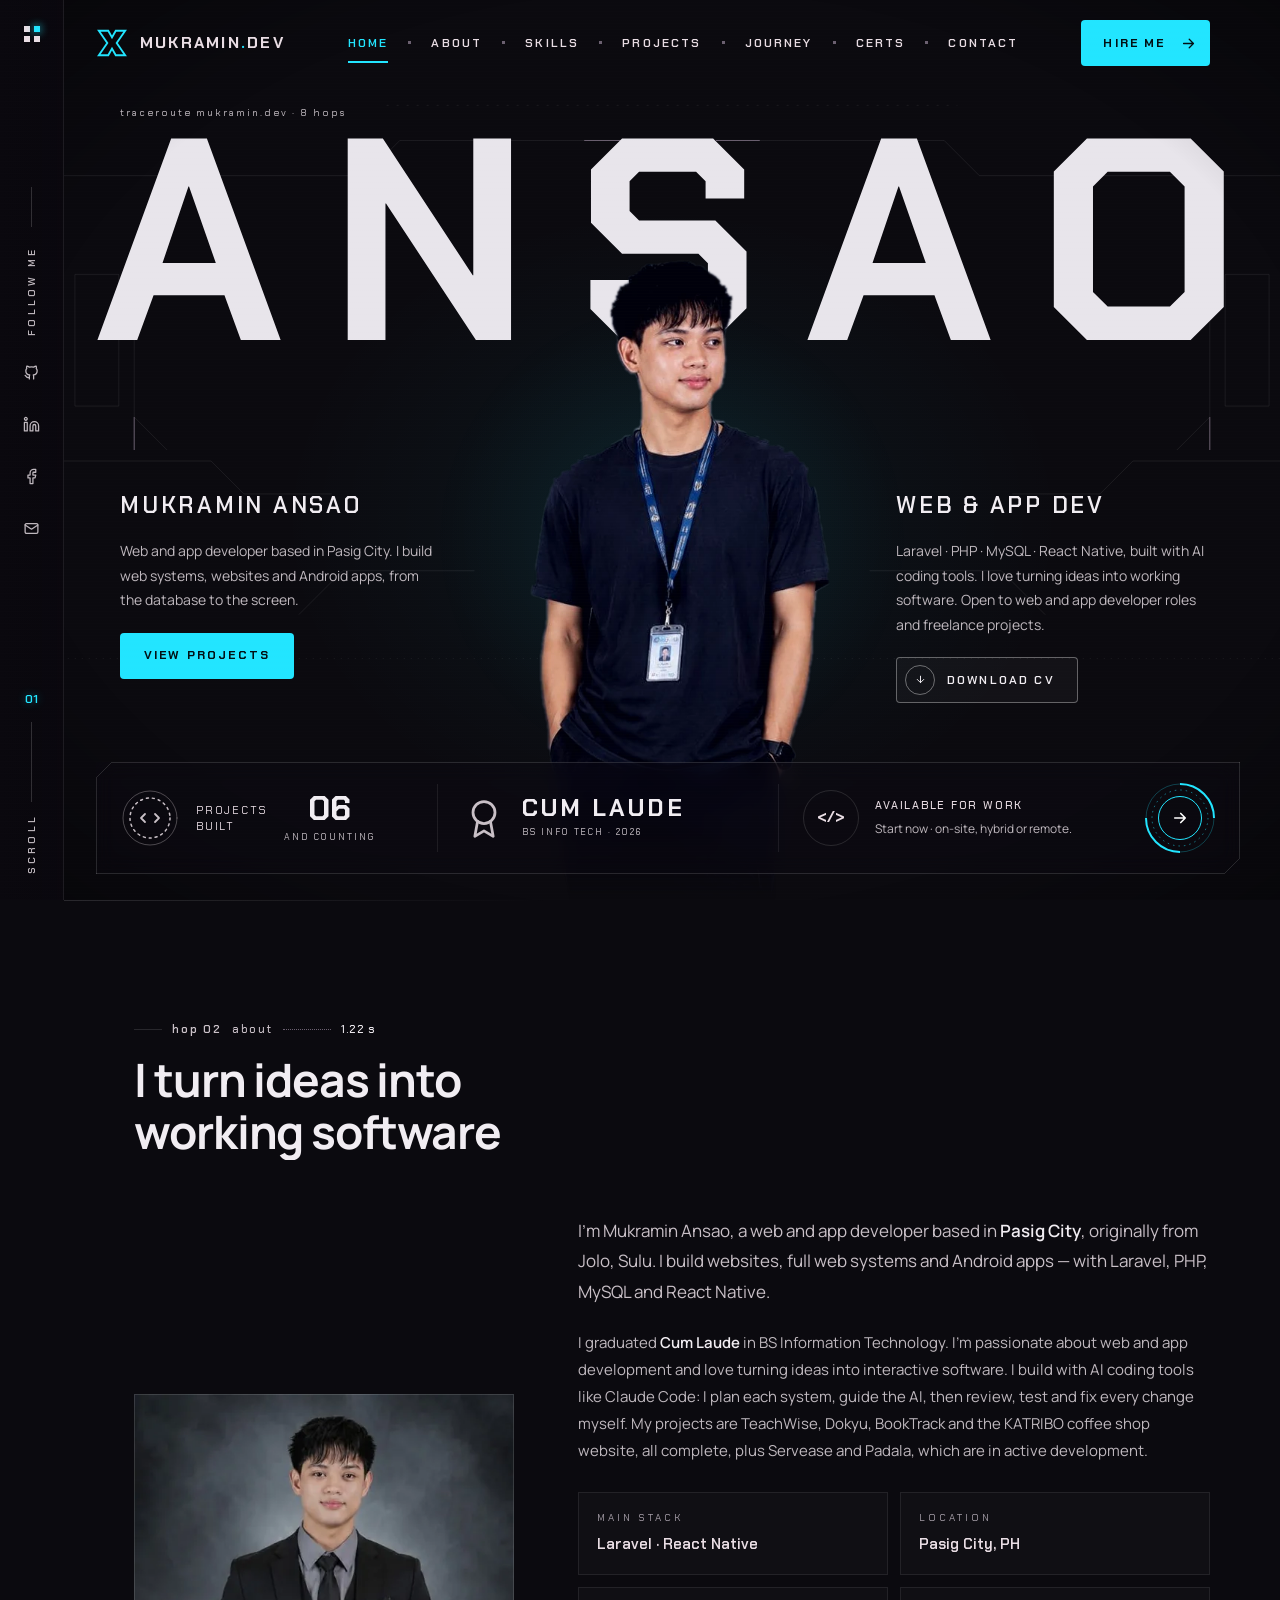
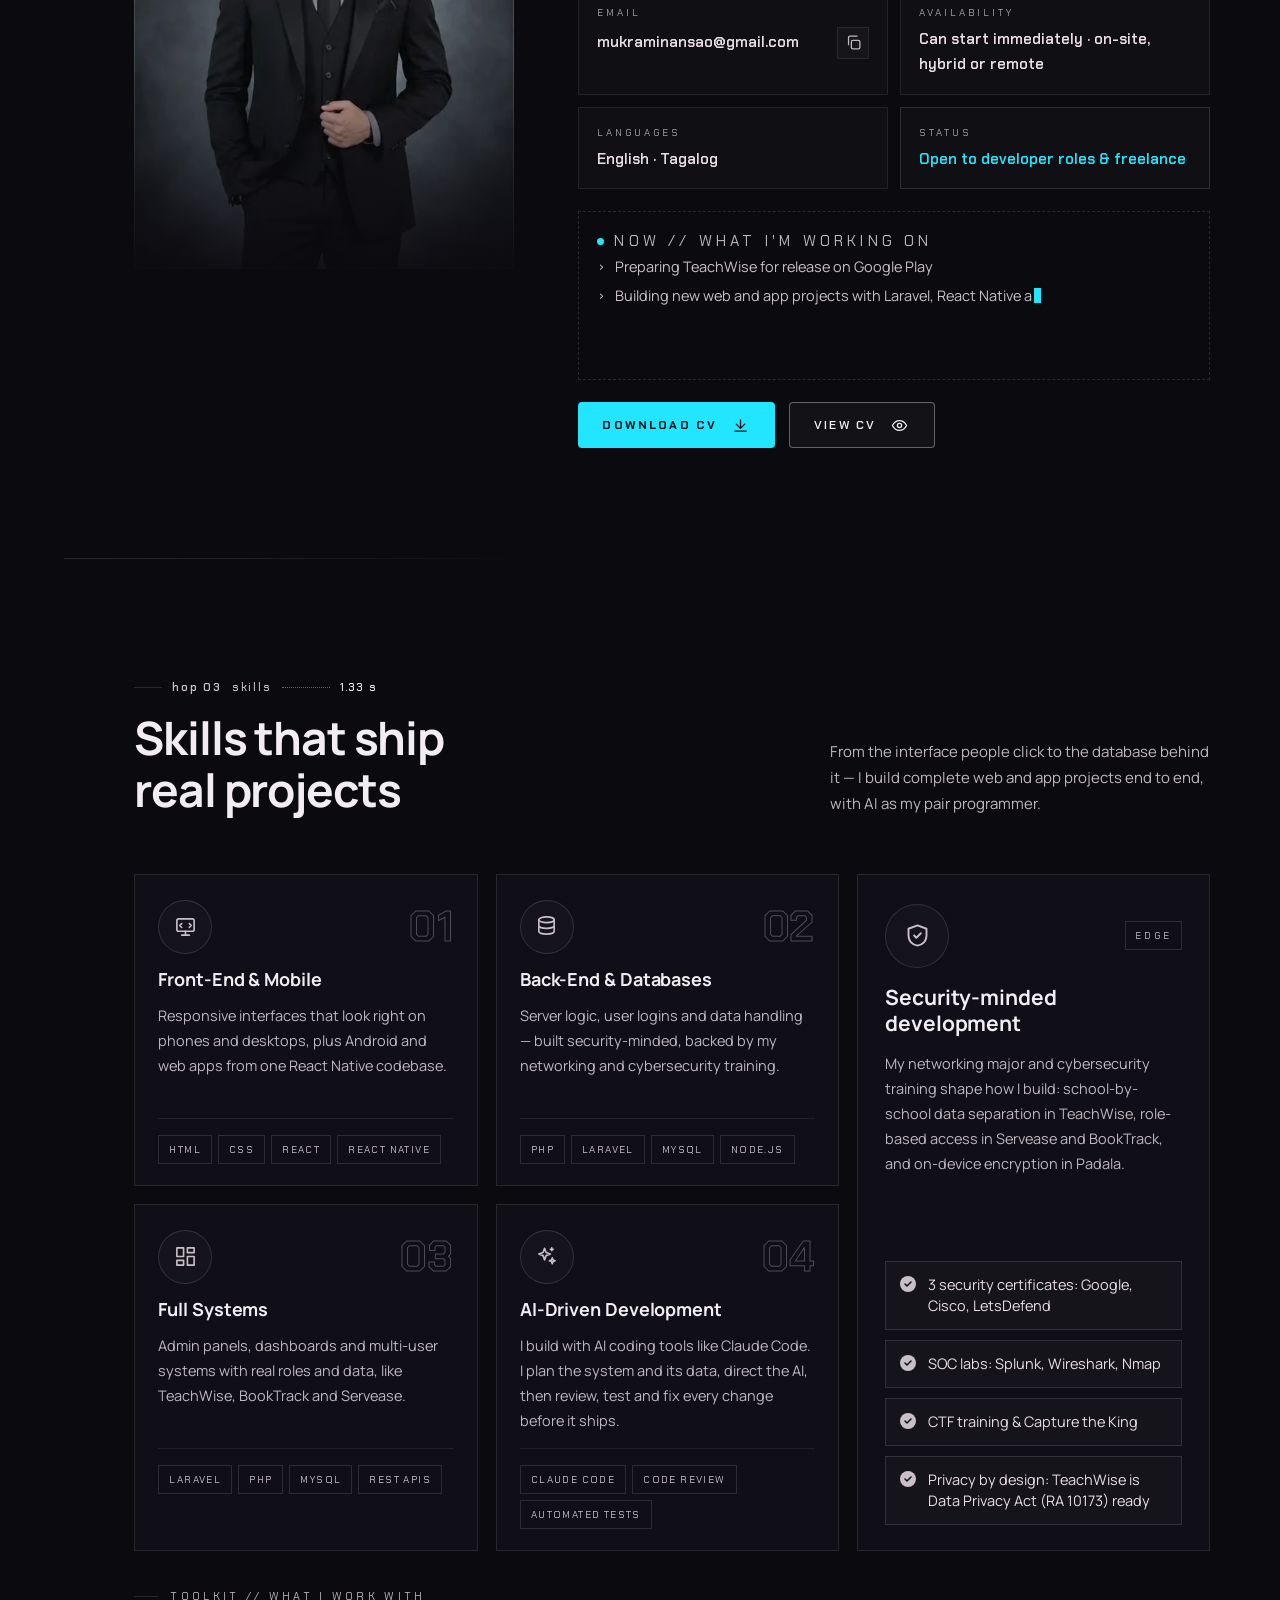
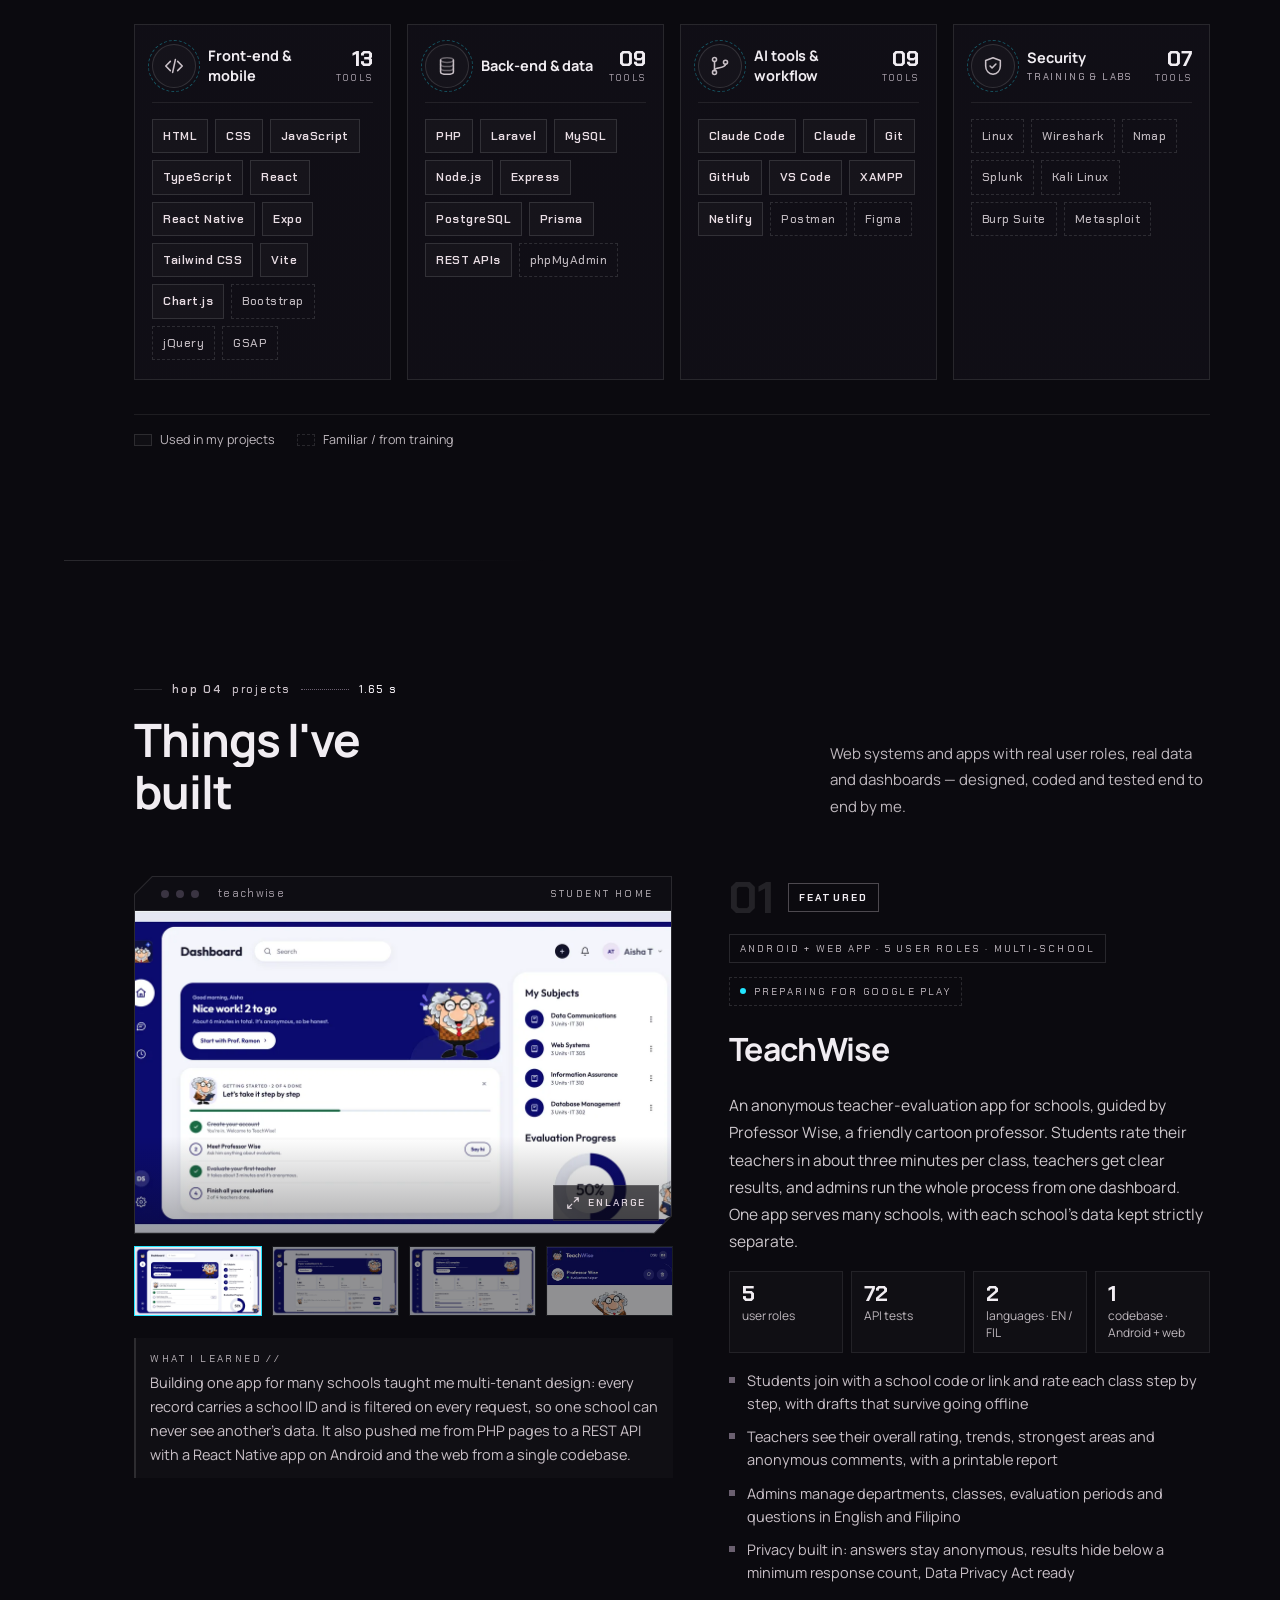
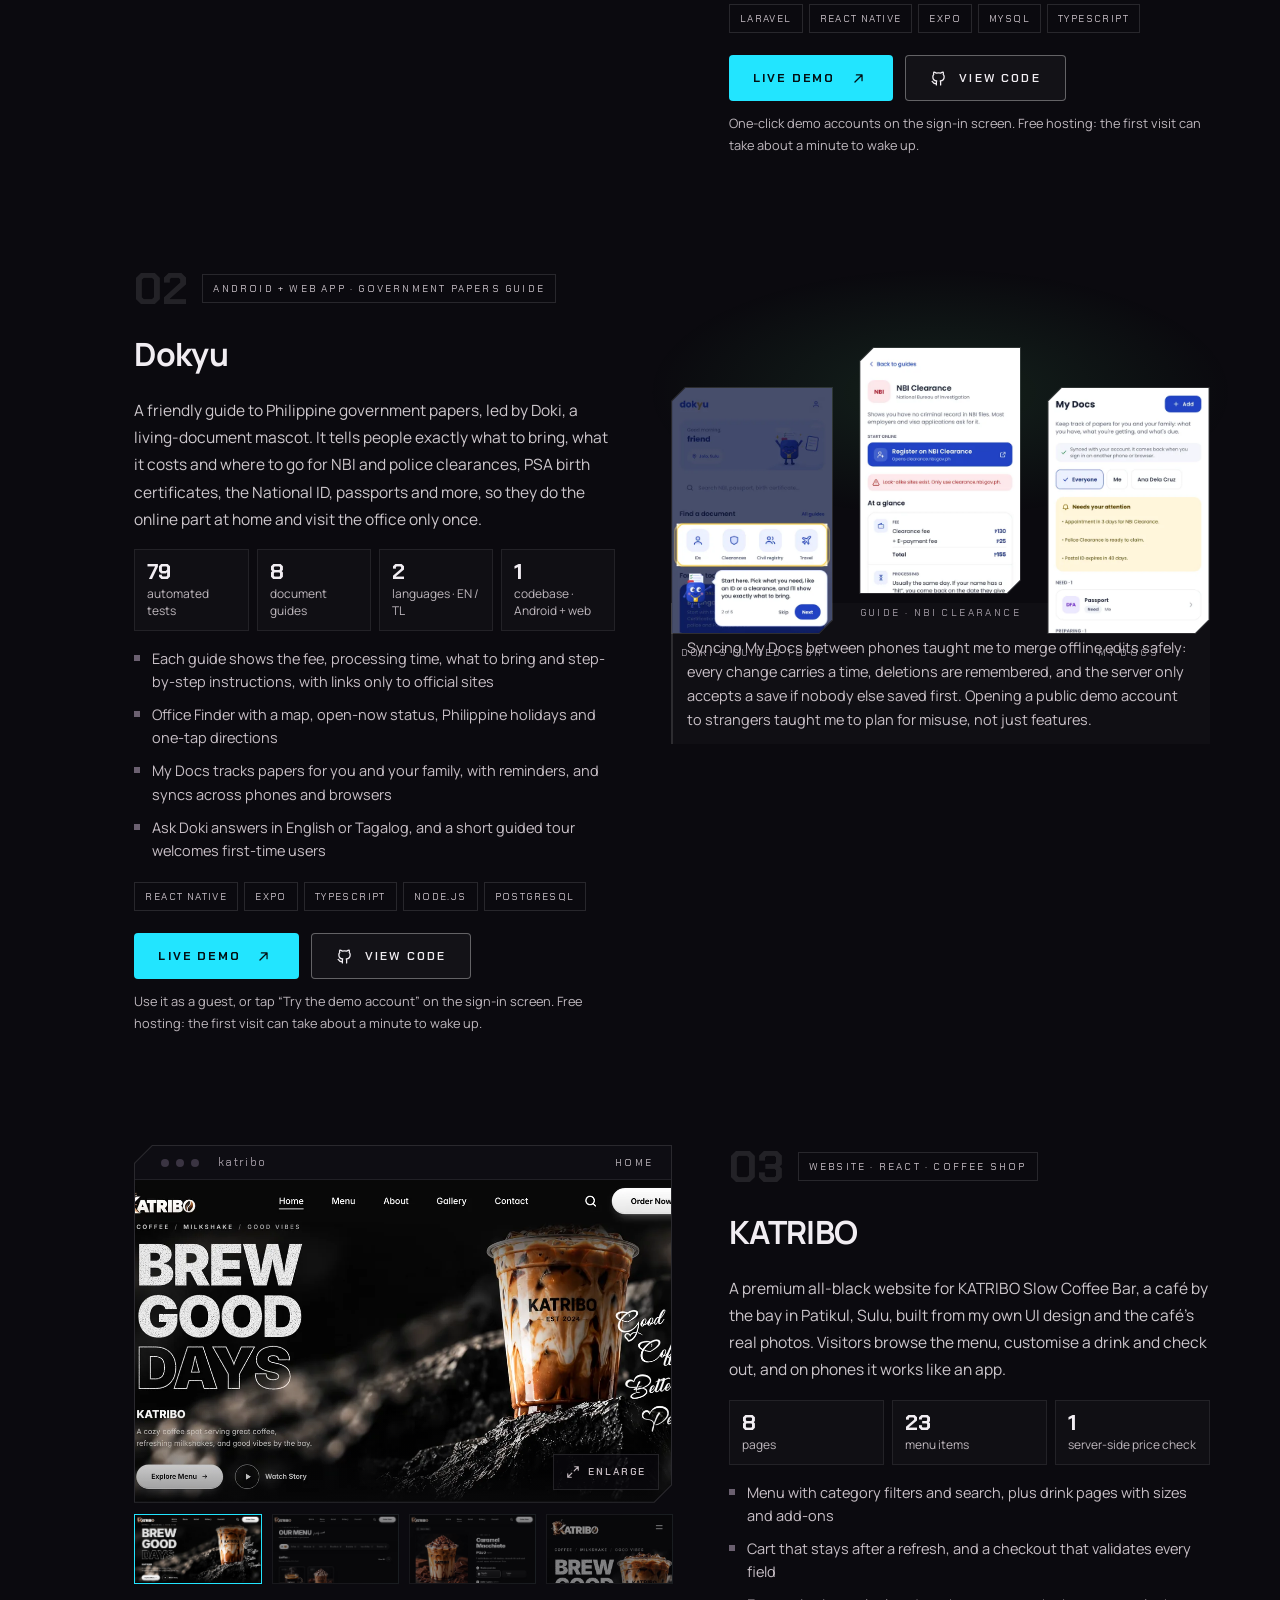
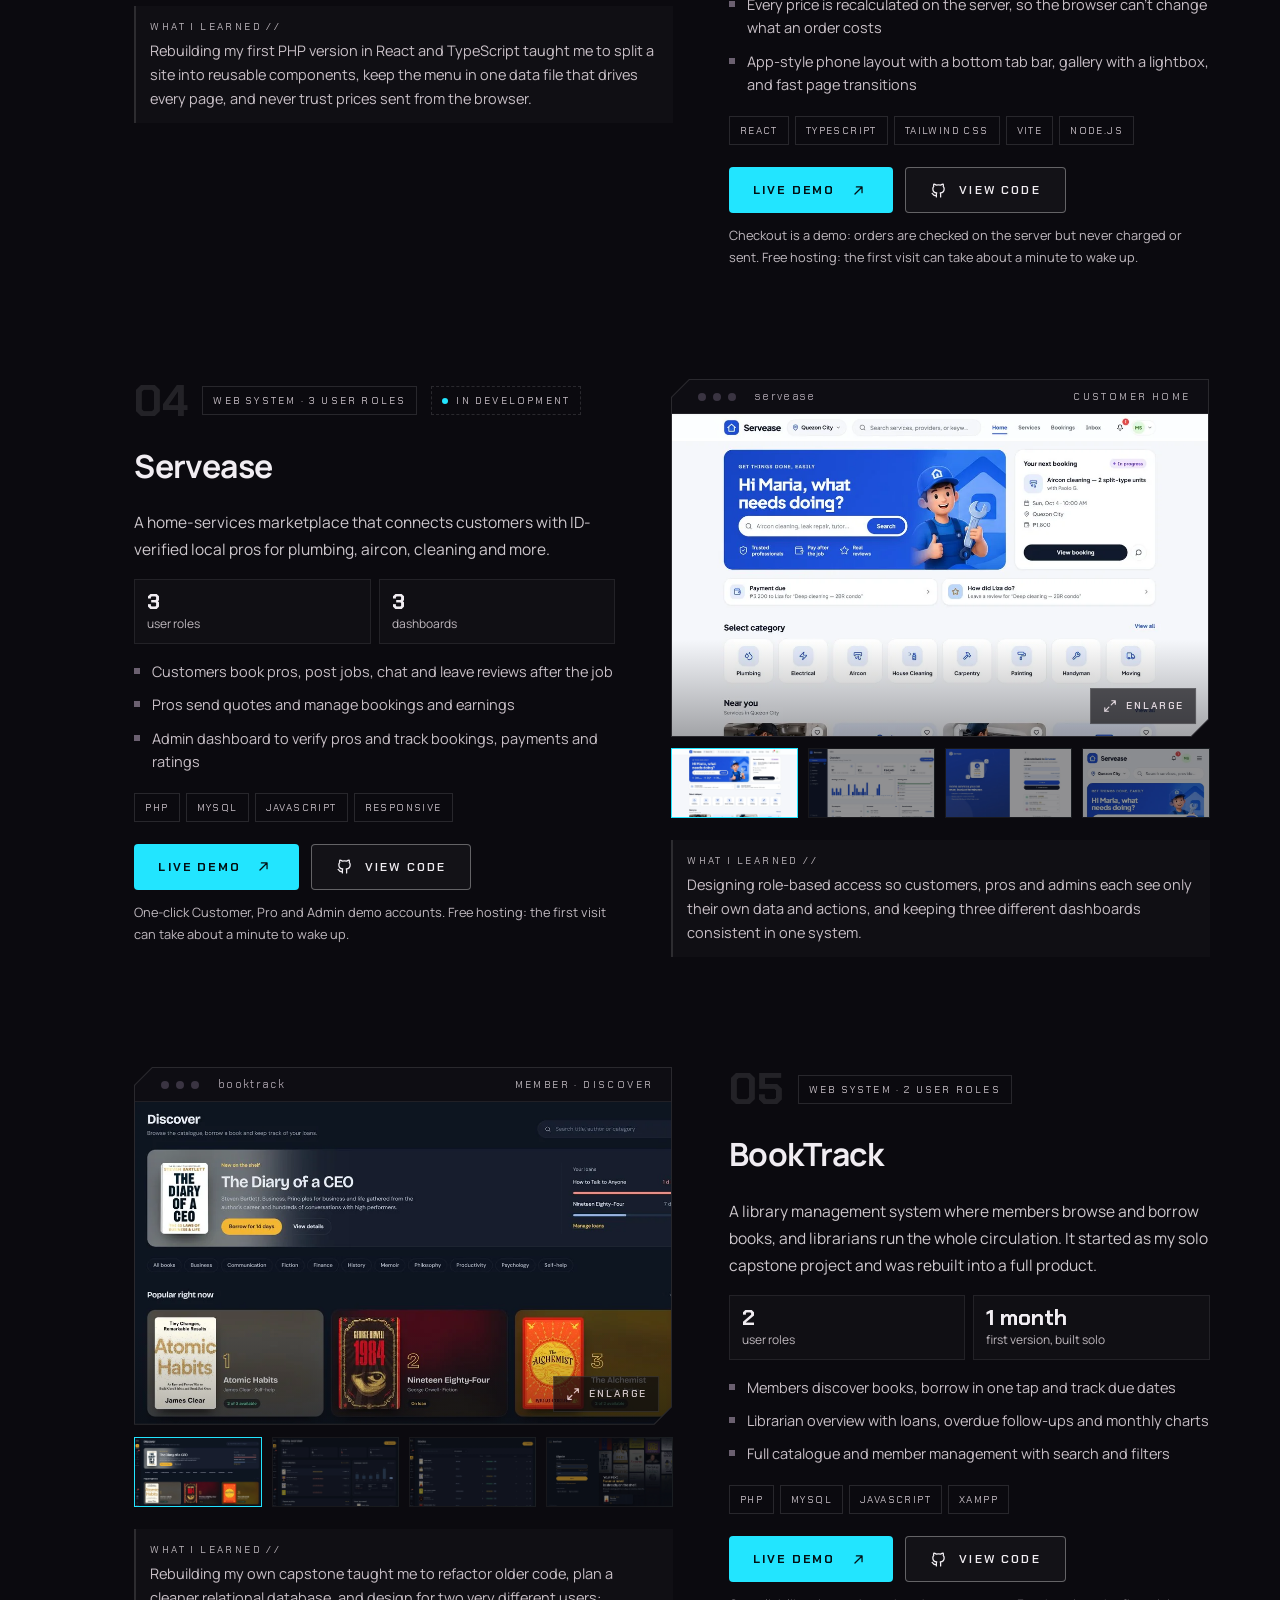
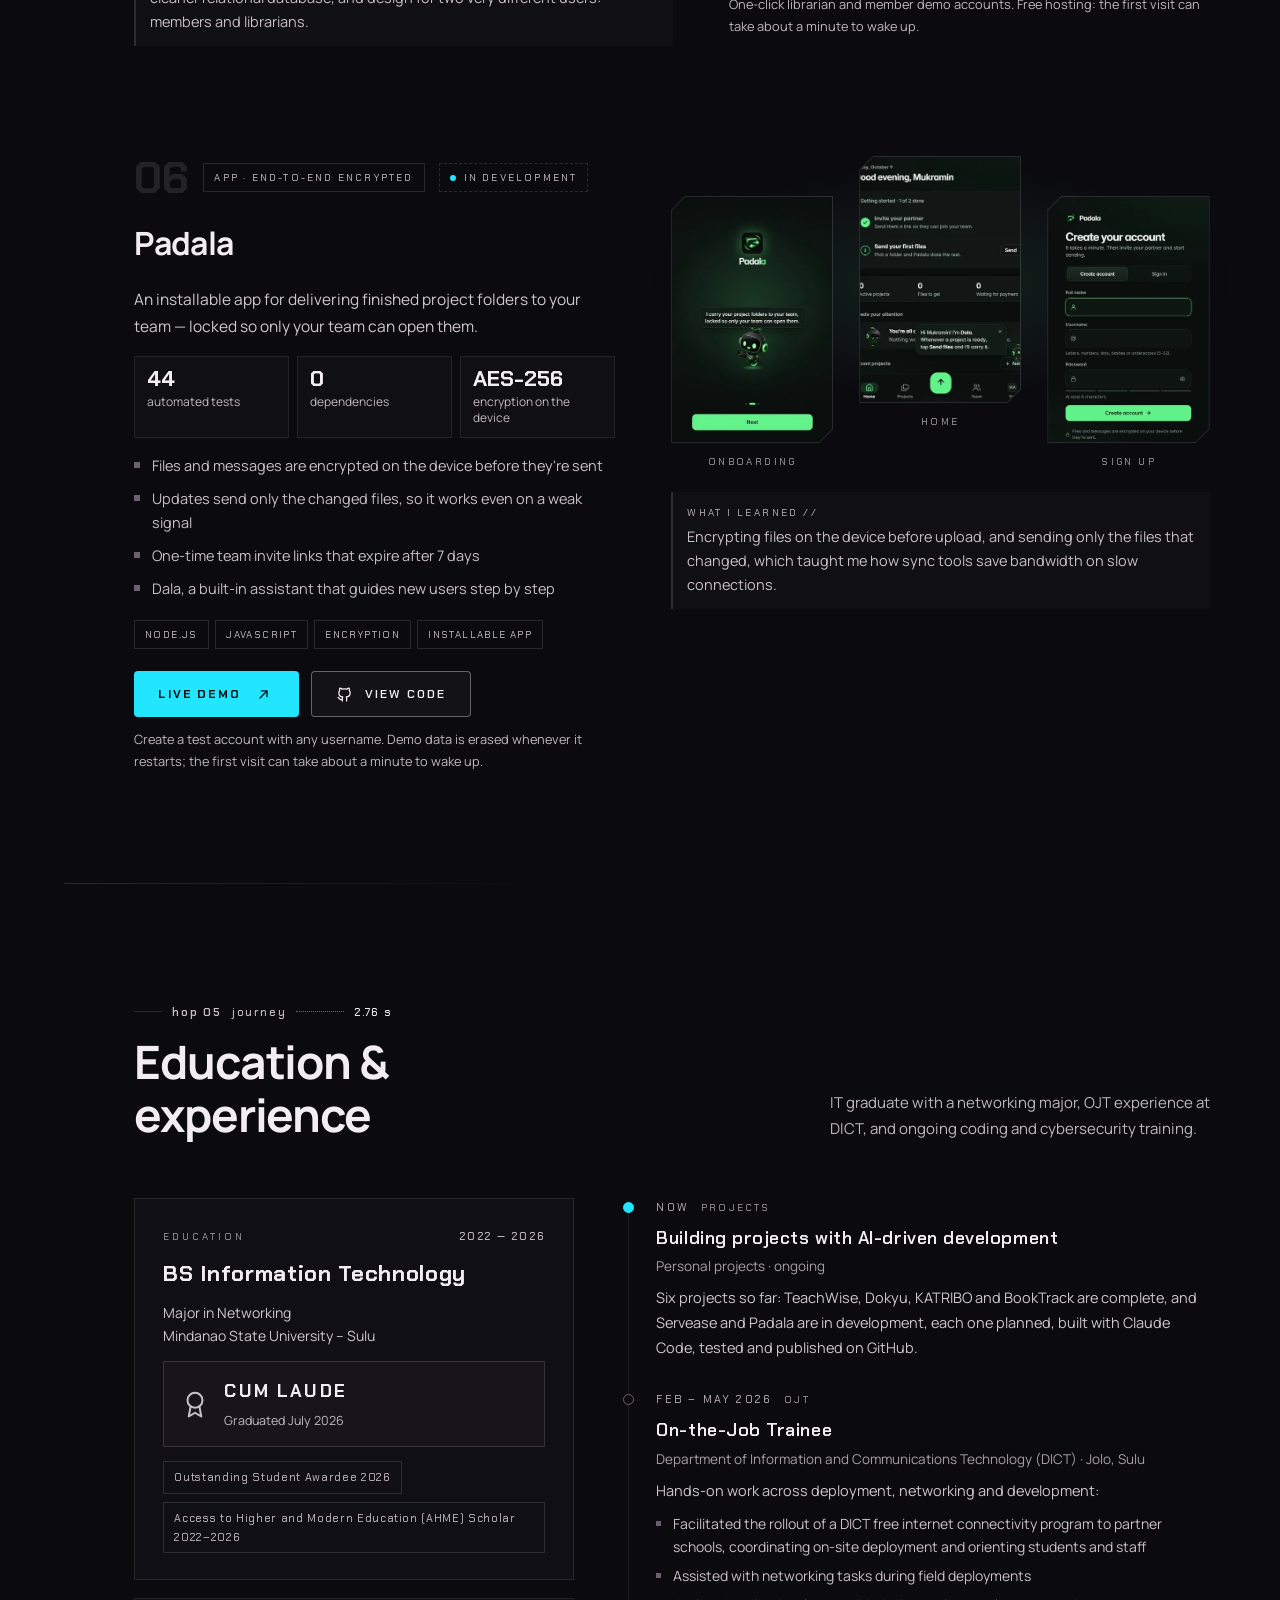
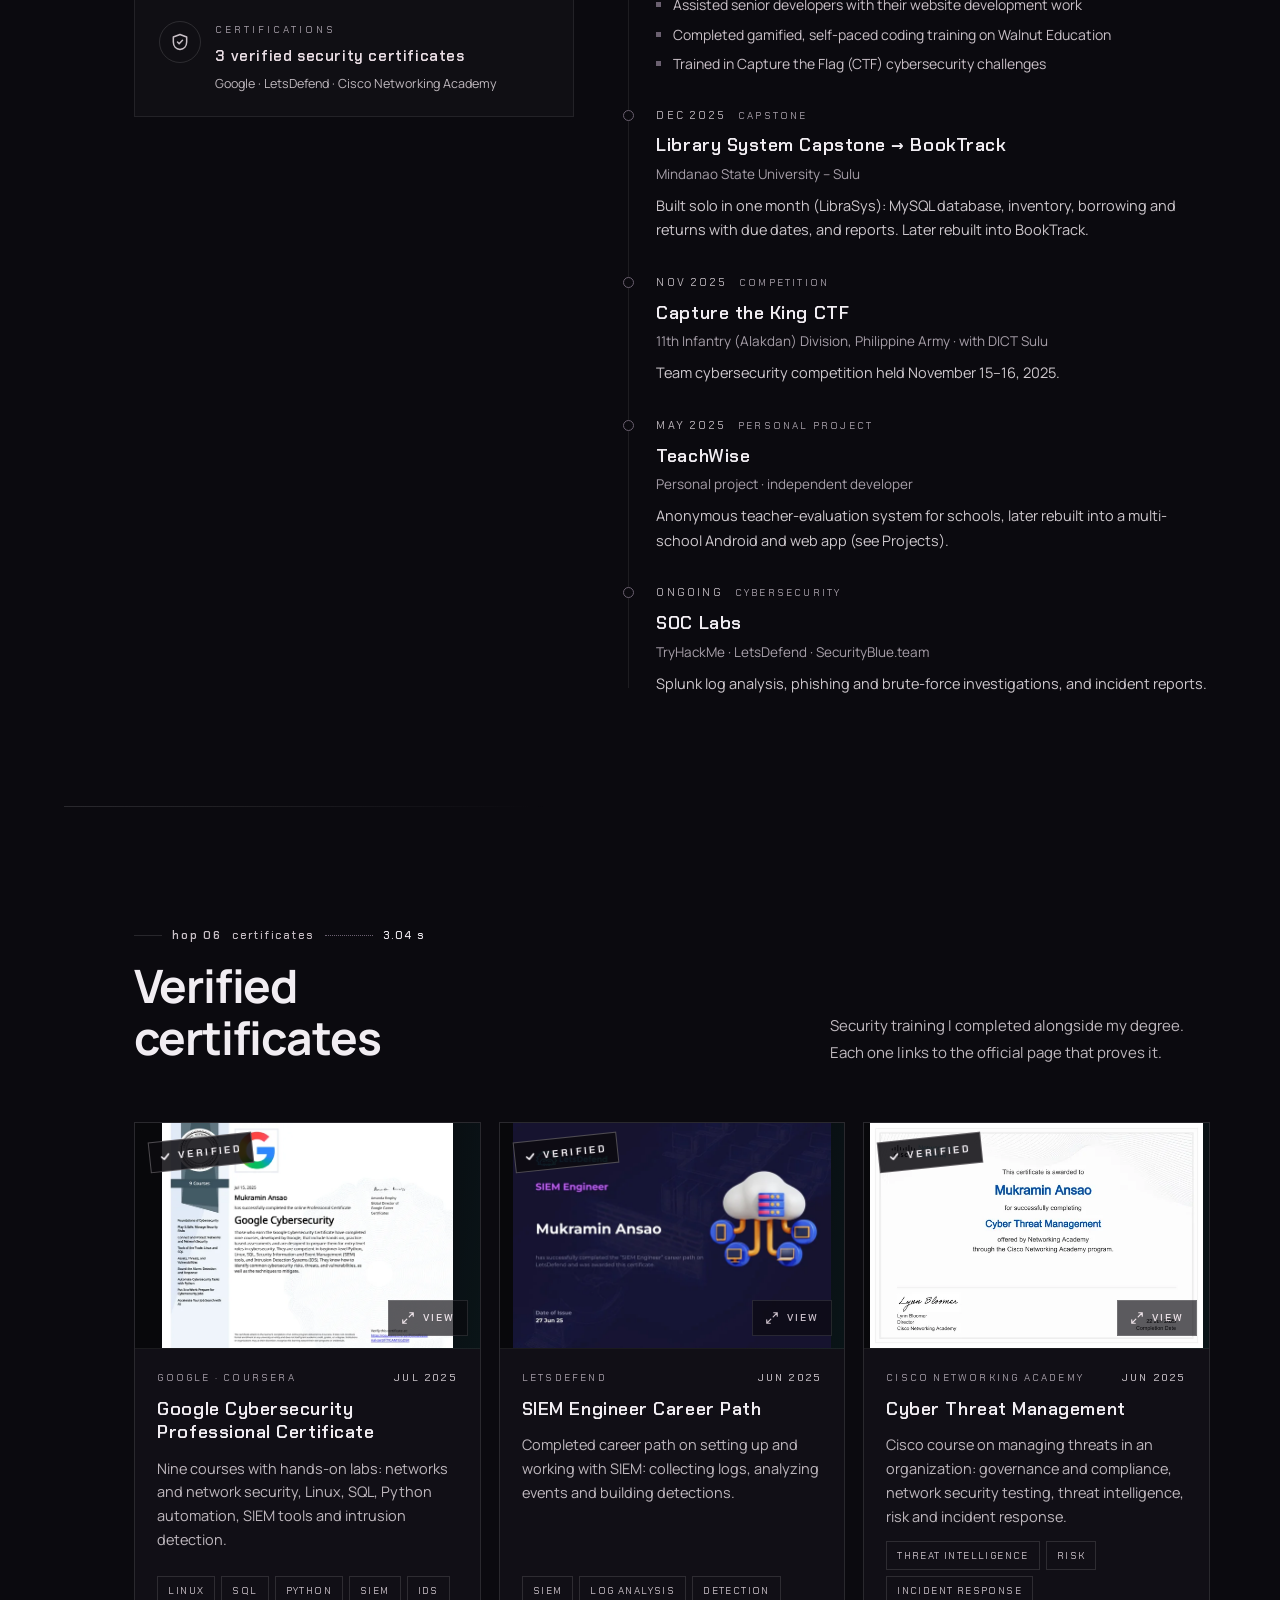
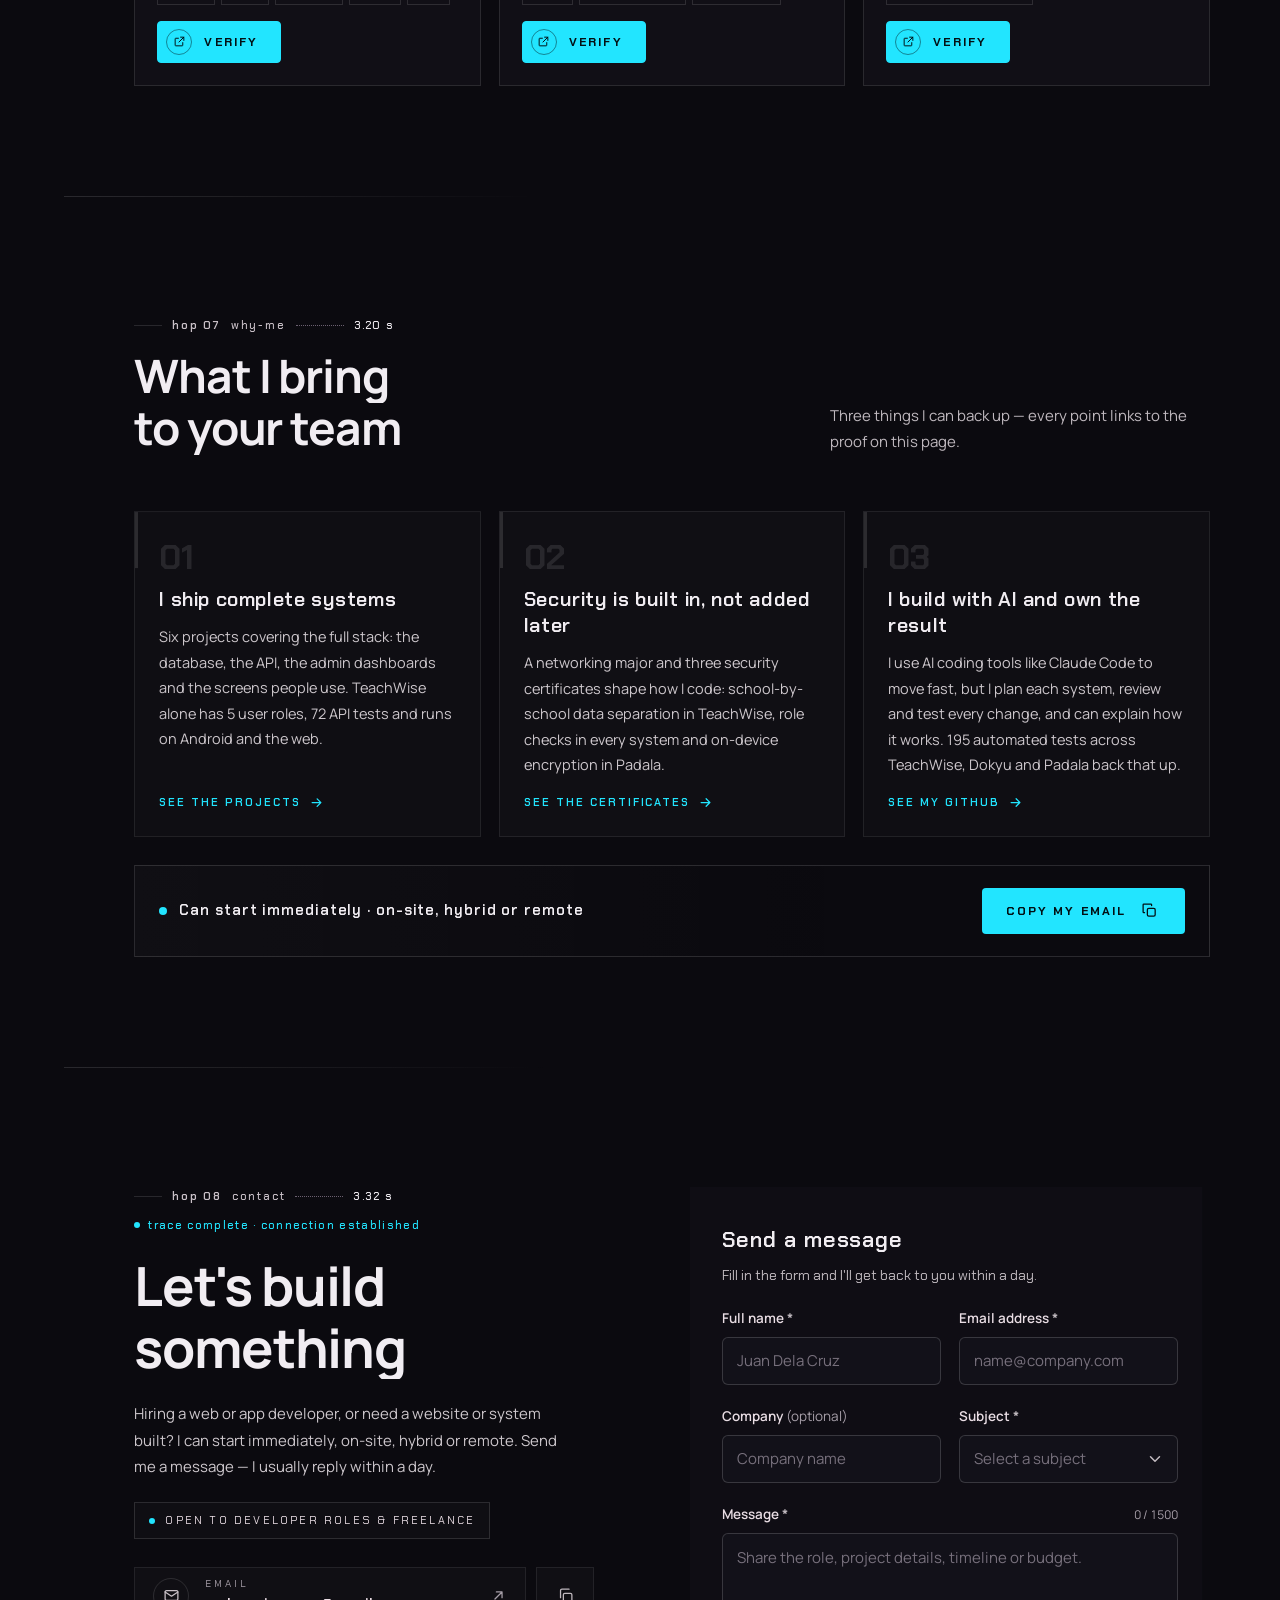
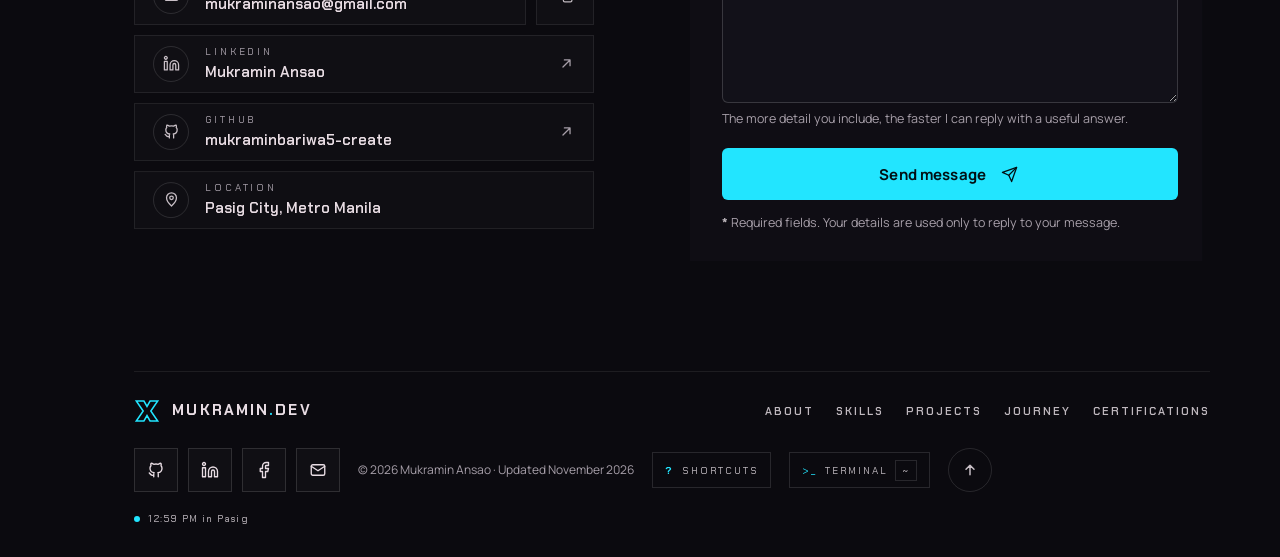
<file: index.html>
<!doctype html>
<html lang="en">
<head>
<meta charset="utf-8">
<meta name="viewport" content="width=device-width, initial-scale=1">
<title>Mukramin Ansao — Web &amp; App Developer</title>
<meta name="description" content="Mukramin Ansao — web and app developer in Pasig City. BSIT Cum Laude 2026. Builds web systems and Android apps with Laravel, PHP, MySQL, React Native and AI-driven development. Open to web and app developer roles and freelance projects.">
<meta name="theme-color" content="#0B0A0F">
<meta property="og:type" content="website">
<meta property="og:title" content="Mukramin Ansao — Web &amp; App Developer">
<meta property="og:description" content="Web systems and Android apps built end to end with Laravel, PHP, React Native and AI-driven development. Open to web and app developer roles and freelance projects.">
<meta property="og:url" content="https://mukraminbariwaansao.netlify.app/">
<meta property="og:image" content="https://mukraminbariwaansao.netlify.app/assets/img/og.jpg">
<meta name="twitter:card" content="summary_large_image">
<link rel="canonical" href="https://mukraminbariwaansao.netlify.app/">
<script type="application/ld+json">{"@context": "https://schema.org", "@type": "Person", "name": "Mukramin B. Ansao", "jobTitle": "Web & App Developer", "url": "https://mukraminbariwaansao.netlify.app", "email": "mailto:mukraminansao@gmail.com", "address": {"@type": "PostalAddress", "addressLocality": "Pasig City", "addressRegion": "Metro Manila", "addressCountry": "PH"}, "alumniOf": {"@type": "CollegeOrUniversity", "name": "Mindanao State University – Sulu"}, "knowsAbout": ["PHP", "Laravel", "MySQL", "JavaScript", "React Native", "Node.js", "Web development", "Networking", "Cybersecurity"], "sameAs": ["https://www.linkedin.com/in/mukramin-a-001833333", "https://github.com/mukraminbariwa5-create", "https://www.facebook.com/mukramin.bariwa"]}</script>
<link rel="icon" href="assets/favicon.svg" type="image/svg+xml">
<link rel="preconnect" href="https://fonts.googleapis.com">
<link rel="preconnect" href="https://fonts.gstatic.com" crossorigin>
<link href="https://fonts.googleapis.com/css2?family=Chakra+Petch:wght@400;500;600;700&family=Manrope:wght@400;500;600;700&display=swap" rel="stylesheet">
<link rel="stylesheet" href="css/style.css">
<link rel="preload" as="image" href="assets/img/hero.webp" fetchpriority="high">
<link rel="preconnect" href="https://cdnjs.cloudflare.com" crossorigin>
<script>(function(d){d.classList.add('js');try{if(localStorage.getItem('mk-booted')==='1')d.classList.add('booted');}catch(e){}})(document.documentElement);</script>
</head>
<body>

<!-- ============ BOOT LOADER ============ -->
<div class="loader" aria-hidden="true">
  <div class="loader__inner">
    <div class="loader__mark"><svg viewBox="0 0 34 34"><path d="M3 4 L13 4 L17 11 L21 4 L31 4 L22 17 L31 30 L21 30 L17 23 L13 30 L3 30 L12 17 Z"/></svg></div>
    <div class="loader__lines">
      <span class="loader__line" data-line>&gt; BOOTING MUKRAMIN.DEV</span>
            <span class="loader__line" data-line>&gt; ESTABLISHING SECURE LINK</span>
    </div>
    <div class="loader__bar"><span></span></div>
    <div class="loader__count"><span data-count>000</span>%</div>
  </div>
</div>

<div class="cursor" aria-hidden="true"><span class="cursor__ring"><span class="cursor__label"></span></span><span class="cursor__dot"></span></div>
<div class="noise" aria-hidden="true"></div>

<a class="skip" href="#about">Skip to content</a>
<div class="toast" role="status" aria-live="polite"></div>
<button type="button" class="totop" aria-label="Back to top"><svg viewBox="0 0 24 24" aria-hidden="true"><path d="M12 19V5M6 11l6-6 6 6"/></svg></button>
<div class="term" hidden role="dialog" aria-label="Terminal">
  <div class="term__bar"><i></i><i></i><i></i><span>guest@mukramin.dev — terminal</span><button type="button" class="term__close" aria-label="Close terminal"><svg viewBox="0 0 24 24"><path d="M6 6l12 12M18 6 6 18"/></svg></button></div>
  <div class="term__out" aria-live="polite"></div>
  <form class="term__form"><label class="term__prompt" for="term-input">guest@mukramin.dev:~$</label><input id="term-input" class="term__in" type="text" autocomplete="off" spellcheck="false" aria-label="Terminal command"></form>
</div>
<div class="keys" hidden role="dialog" aria-modal="true" aria-labelledby="keys-title">
  <div class="keys__box cut"><div class="cut__in">
    <div class="keys__head"><p id="keys-title"><span>//</span> KEYBOARD SHORTCUTS</p><button type="button" class="keys__close" aria-label="Close shortcuts"><svg viewBox="0 0 24 24"><path d="M6 6l12 12M18 6 6 18"/></svg></button></div>
    <ul class="keys__list"></ul>
  </div></div>
</div>
<div class="lightbox" hidden role="dialog" aria-modal="true" aria-label="Screenshot viewer">
  <button type="button" class="lightbox__close" aria-label="Close viewer"><svg viewBox="0 0 24 24"><path d="M6 6l12 12M18 6 6 18"/></svg></button>
  <button type="button" class="lightbox__nav lightbox__prev" aria-label="Previous screenshot"><svg viewBox="0 0 24 24"><path d="M15 5l-7 7 7 7"/></svg></button>
  <figure class="lightbox__fig"><img alt=""><figcaption><span class="lightbox__name"></span><span class="lightbox__label"></span><span class="lightbox__count"></span></figcaption></figure>
  <button type="button" class="lightbox__nav lightbox__next" aria-label="Next screenshot"><svg viewBox="0 0 24 24"><path d="M9 5l7 7-7 7"/></svg></button>
</div>

<!-- ============ SIDE RAIL ============ -->
<aside class="rail" aria-label="Social links and progress">
  <div class="rail__dots" aria-hidden="true"><i></i><i class="on"></i><i></i><i></i></div>
  <div class="rail__mid">
    <button type="button" class="rail__toggle" aria-expanded="false" aria-controls="rail-links" aria-label="Show social links"><svg viewBox="0 0 24 24" aria-hidden="true"><path d="m9 6 6 6-6 6"/></svg><span>FOLLOW</span></button>
    <span class="rail__rule"></span>
    <span class="rail__label rail__label--desk">FOLLOW ME</span>
    <a class="rail__icon" data-link="github" aria-label="GitHub" href="#"><svg viewBox="0 0 24 24"><path d="M9 19c-4.3 1.4-4.3-2.5-6-3m12 5v-3.5c0-1 .1-1.4-.5-2 2.8-.3 5.5-1.4 5.5-6a4.6 4.6 0 0 0-1.3-3.2 4.2 4.2 0 0 0-.1-3.2s-1.1-.3-3.5 1.3a12.3 12.3 0 0 0-6.2 0C6.5 2.8 5.4 3.1 5.4 3.1a4.2 4.2 0 0 0-.1 3.2A4.6 4.6 0 0 0 4 9.5c0 4.6 2.7 5.7 5.5 6-.6.6-.6 1.2-.5 2V21"/></svg></a>
    <a class="rail__icon" data-link="linkedin" aria-label="LinkedIn" href="#"><svg viewBox="0 0 24 24"><path d="M16 8a6 6 0 0 1 6 6v7h-4v-7a2 2 0 0 0-4 0v7h-4v-7a6 6 0 0 1 6-6zM2 9h4v12H2zM4 2a2 2 0 1 1 0 4 2 2 0 0 1 0-4z"/></svg></a>
    <a class="rail__icon" data-link="facebook" aria-label="Facebook" href="#"><svg viewBox="0 0 24 24"><path d="M18 2h-3a5 5 0 0 0-5 5v3H7v4h3v8h4v-8h3l1-4h-4V7a1 1 0 0 1 1-1h3z"/></svg></a>
    <a class="rail__icon" data-link="email" aria-label="Email" href="#"><svg viewBox="0 0 24 24"><rect x="3" y="5" width="18" height="14" rx="2"/><path d="m3 7 9 6 9-6"/></svg></a>
  </div>
  <div class="rail__bottom">
    <span class="rail__num" data-section-num>01</span>
    <span class="rail__track"><span class="rail__progress"></span></span>
    <span class="rail__label">SCROLL</span>
  </div>
</aside>

<!-- ============ NAV ============ -->
<header class="nav">
  <a class="brand" href="#home" aria-label="Back to top">
    <svg class="brand__mark" viewBox="0 0 34 34" aria-hidden="true"><path d="M3 4 L13 4 L17 11 L21 4 L31 4 L22 17 L31 30 L21 30 L17 23 L13 30 L3 30 L12 17 Z"/></svg>
    <span>MUKRAMIN<b>.</b>DEV</span>
  </a>
  <nav class="nav__links" aria-label="Main">
    <a href="#home" data-nav="home" data-scramble>HOME</a><i></i>
    <a href="#about" data-nav="about" data-scramble>ABOUT</a><i></i>
    <a href="#skills" data-nav="skills" data-scramble>SKILLS</a><i></i>
    <a href="#projects" data-nav="projects" data-scramble>PROJECTS</a><i></i>
    <a href="#journey" data-nav="journey" data-scramble>JOURNEY</a><i></i>
    <a href="#certifications" data-nav="certifications" data-scramble>CERTS</a><i></i>
    <a href="#contact" data-nav="contact" data-scramble>CONTACT</a>
  </nav>
  
  <a class="btn btn--solid nav__cta" href="#contact" data-magnetic>HIRE ME <span class="btn__ico"><svg viewBox="0 0 24 24"><path d="M5 12h14M13 6l6 6-6 6"/></svg></span></a>
  <a class="btn btn--solid nav__hire" href="#contact">HIRE ME</a>
  <button class="burger" type="button" aria-label="Open menu" aria-expanded="false"><span></span><span></span></button>
</header>

<div class="menu" aria-hidden="true">
  <nav class="menu__links" aria-label="Mobile">
    <a href="#home"><small>01</small>HOME</a>
    <a href="#about"><small>02</small>ABOUT</a>
    <a href="#skills"><small>03</small>SKILLS</a>
    <a href="#projects"><small>04</small>PROJECTS</a>
    <a href="#journey"><small>05</small>JOURNEY</a>
    <a href="#certifications"><small>06</small>CERTIFICATIONS</a>
    <a href="#why"><small>07</small>WHY ME</a>
    <a href="#contact"><small>08</small>CONTACT</a>
  </nav>
  <div class="menu__foot"><div class="socials socials--menu" aria-label="Social links"><a data-link="github" href="#" aria-label="GitHub"><svg viewBox="0 0 24 24"><path d="M9 19c-4.3 1.4-4.3-2.5-6-3m12 5v-3.5c0-1 .1-1.4-.5-2 2.8-.3 5.5-1.4 5.5-6a4.6 4.6 0 0 0-1.3-3.2 4.2 4.2 0 0 0-.1-3.2s-1.1-.3-3.5 1.3a12.3 12.3 0 0 0-6.2 0C6.5 2.8 5.4 3.1 5.4 3.1a4.2 4.2 0 0 0-.1 3.2A4.6 4.6 0 0 0 4 9.5c0 4.6 2.7 5.7 5.5 6-.6.6-.6 1.2-.5 2V21"/></svg></a><a data-link="linkedin" href="#" aria-label="LinkedIn"><svg viewBox="0 0 24 24"><path d="M16 8a6 6 0 0 1 6 6v7h-4v-7a2 2 0 0 0-4 0v7h-4v-7a6 6 0 0 1 6-6zM2 9h4v12H2zM4 2a2 2 0 1 1 0 4 2 2 0 0 1 0-4z"/></svg></a><a data-link="facebook" href="#" aria-label="Facebook"><svg viewBox="0 0 24 24"><path d="M18 2h-3a5 5 0 0 0-5 5v3H7v4h3v8h4v-8h3l1-4h-4V7a1 1 0 0 1 1-1h3z"/></svg></a><a data-link="email" href="#" aria-label="Email"><svg viewBox="0 0 24 24"><rect x="3" y="5" width="18" height="14" rx="2"/><path d="m3 7 9 6 9-6"/></svg></a></div><span data-text="email"></span><span>PASIG CITY, PH</span></div>
</div>

<main>

<!-- ============ 01 HERO ============ -->
<section class="hero" id="home" data-section="01">
  <svg class="lineart" viewBox="0 0 1280 820" preserveAspectRatio="xMidYMid slice" aria-hidden="true">
    <g class="lineart__grey">
      <path d="M64 160 H360 L392 128 H560"/><path d="M720 128 H888 L920 160 H1280"/>
      <path d="M64 420 H220 L250 450 H330"/><path d="M950 450 H1030 L1060 420 H1280"/>
      <path d="M150 230 V380 L180 410"/><path d="M1130 230 V380 L1100 410"/>
      <path d="M300 560 L340 520 H460"/><path d="M980 560 L940 520 H820"/>
      <rect x="96" y="250" width="40" height="120"/><rect x="1144" y="250" width="40" height="120"/>
      <path d="M380 96 H900" stroke-dasharray="2 8"/><path d="M64 600 H1280" stroke-dasharray="1 6"/>
    </g>
    <g class="lineart__accent"><path d="M560 128 H600"/><path d="M680 128 H720"/><path d="M150 380 V410"/><path d="M1130 380 V410"/></g>
  </svg>
  <div class="hero__glow" aria-hidden="true"></div>

  <div class="hero__hud hero__hud--l" data-hero-hud><span data-scramble-in>traceroute mukramin.dev · 8 hops</span></div>
  <div class="hero__hud hero__hud--r" data-hero-hud>
    <span>WHERE CODE<br>MEETS DESIGN</span>
    <span class="hero__pager"><b>01</b><i class="on"></i><i></i><i></i></span>
  </div>

  <h1 class="hero__title" aria-label="Mukramin Ansao">
    <span class="hero__letter">A</span><span class="hero__letter">N</span><span class="hero__letter">S</span><span class="hero__letter">A</span><span class="hero__letter">O</span>
  </h1>

  <div class="hero__figure">
    <img src="assets/img/hero.webp" alt="Mukramin Ansao" width="401" height="854" fetchpriority="high">
  </div>

  <div class="hero__copy hero__copy--l" data-hero-copy>
    <h2 class="hero__name">MUKRAMIN ANSAO</h2>
    <p>Web and app developer based in Pasig City. I build web systems, websites and Android apps, from the database to the screen.</p>
    <div class="hero__actions">
      <a class="btn btn--solid" href="#projects" data-magnetic>VIEW PROJECTS</a>
      <svg class="slashes" viewBox="0 0 42 14" aria-hidden="true"><path d="M0 14 L7 0 H12 L5 14Z"/><path d="M14 14 L21 0 H26 L19 14Z" opacity=".6"/><path d="M28 14 L35 0 H40 L33 14Z" opacity=".3"/></svg>
    </div>
    <div class="socials socials--hero" aria-label="Social links"><a data-link="github" href="#" aria-label="GitHub"><svg viewBox="0 0 24 24"><path d="M9 19c-4.3 1.4-4.3-2.5-6-3m12 5v-3.5c0-1 .1-1.4-.5-2 2.8-.3 5.5-1.4 5.5-6a4.6 4.6 0 0 0-1.3-3.2 4.2 4.2 0 0 0-.1-3.2s-1.1-.3-3.5 1.3a12.3 12.3 0 0 0-6.2 0C6.5 2.8 5.4 3.1 5.4 3.1a4.2 4.2 0 0 0-.1 3.2A4.6 4.6 0 0 0 4 9.5c0 4.6 2.7 5.7 5.5 6-.6.6-.6 1.2-.5 2V21"/></svg></a><a data-link="linkedin" href="#" aria-label="LinkedIn"><svg viewBox="0 0 24 24"><path d="M16 8a6 6 0 0 1 6 6v7h-4v-7a2 2 0 0 0-4 0v7h-4v-7a6 6 0 0 1 6-6zM2 9h4v12H2zM4 2a2 2 0 1 1 0 4 2 2 0 0 1 0-4z"/></svg></a><a data-link="facebook" href="#" aria-label="Facebook"><svg viewBox="0 0 24 24"><path d="M18 2h-3a5 5 0 0 0-5 5v3H7v4h3v8h4v-8h3l1-4h-4V7a1 1 0 0 1 1-1h3z"/></svg></a><a data-link="email" href="#" aria-label="Email"><svg viewBox="0 0 24 24"><rect x="3" y="5" width="18" height="14" rx="2"/><path d="m3 7 9 6 9-6"/></svg></a></div>
  </div>

  <div class="hero__copy hero__copy--r" data-hero-copy>
    <h2 class="hero__role">WEB &amp; APP DEV</h2>
    <p>Laravel · PHP · MySQL · React Native, built with AI coding tools. I love turning ideas into working software. Open to web and app developer roles and freelance projects.</p>
    <a class="btn btn--line" href="assets/Mukramin_Ansao_CV.pdf?v=2026-10-27k" download data-magnetic><span class="btn__ring"><svg viewBox="0 0 24 24"><path d="M12 4v12M6 10l6 6 6-6"/></svg></span>DOWNLOAD CV</a>
  </div>

  <div class="statbar" data-statbar>
    <div class="statbar__cell">
      <svg class="statbar__radar" viewBox="0 0 60 60" aria-hidden="true"><circle cx="30" cy="30" r="27" class="r1"/><circle cx="30" cy="30" r="20" class="r2"/><path d="m25 26-4 4 4 4M35 26l4 4-4 4"/></svg>
      <span class="statbar__label">PROJECTS<br>BUILT</span>
      <span class="statbar__num"><b data-stat="projects">05</b><small>AND COUNTING</small></span>
    </div>
    <div class="statbar__cell">
      <svg class="statbar__medal" viewBox="0 0 24 24" aria-hidden="true"><circle cx="12" cy="9" r="6"/><path d="M8.5 13.8 7 22l5-3 5 3-1.5-8.2"/></svg>
      <span class="statbar__honor"><b data-decode="CUM LAUDE">CUM LAUDE</b><small>BS INFO TECH · 2026</small></span>
    </div>
    <div class="statbar__cell">
      <span class="statbar__code">&lt;/&gt;</span>
      <span class="statbar__avail"><b>AVAILABLE FOR WORK</b><small>Start now · on-site, hybrid or remote.</small></span>
    </div>
    <a class="statbar__go" href="#about" aria-label="Scroll to about">
      <svg viewBox="0 0 72 72" aria-hidden="true"><circle cx="36" cy="36" r="34" class="g1"/><path d="M36 2 A34 34 0 0 1 70 36" class="g2"/><path d="M36 70 A34 34 0 0 1 2 36" class="g2"/><circle cx="36" cy="36" r="28" class="g3"/></svg>
      <span><svg viewBox="0 0 24 24"><path d="M5 12h14M13 6l6 6-6 6"/></svg></span>
    </a>
  </div>
</section>

<!-- ============ 02 ABOUT ============ -->
<section class="section about" id="about" data-section="02">
  <div class="section__head">
    <div>
      <p class="eyebrow hop"><span></span><b>hop 02</b><i>about</i><span class="hop__lead"></span><em title="How long it took you to reach this section">* * *</em></p>
      <h2 class="h2" data-split>I turn ideas into<br><em>working software</em></h2>
    </div>
    <p class="hud-tag">PROFILE.DAT<br>STATUS <b>● ONLINE</b></p>
  </div>
  <div class="about__grid">
    <figure class="about__photo" data-reveal="clip">
      <img src="assets/img/about.webp" alt="Mukramin Ansao in a black suit" width="520" height="650" loading="lazy">
      <figcaption><span><small>ID // ROLE</small>WEB &amp; APP DEV</span><em>PASIG · PH</em></figcaption>
      <i class="about__bar about__bar--l"></i><i class="about__bar about__bar--r"></i>
    </figure>
    <div class="about__text">
      <p class="about__lead" data-reveal>I'm Mukramin Ansao, a web and app developer based in <b>Pasig City</b>, originally from Jolo, Sulu. I build websites, full web systems and Android apps — with Laravel, PHP, MySQL and React Native.</p>
      <p data-reveal>I graduated <b>Cum Laude</b> in BS Information Technology. I'm passionate about web and app development and love turning ideas into interactive software. I build with AI coding tools like Claude Code: I plan each system, guide the AI, then review, test and fix every change myself. My projects are TeachWise, Dokyu, BookTrack and the KATRIBO coffee shop website, all complete, plus Servease and Padala, which are in active development.</p>
      <dl class="facts" data-reveal-group>
        <div><dt>MAIN STACK</dt><dd>Laravel · React Native</dd></div>
        <div><dt>LOCATION</dt><dd>Pasig City, PH</dd></div>
        <div><dt>EMAIL</dt><dd class="facts__email"><a data-link="email" data-text="email" href="#"></a><button type="button" class="copybtn copybtn--sm" data-copy="email" aria-label="Copy email address"><svg viewBox="0 0 24 24"><rect x="9" y="9" width="12" height="12" rx="2"/><path d="M5 15V5a2 2 0 0 1 2-2h10"/></svg></button></dd></div>
        <div><dt>AVAILABILITY</dt><dd data-d="availability"></dd></div>
        <div><dt>LANGUAGES</dt><dd data-d="languages"></dd></div>
        <div class="facts__hot"><dt>STATUS</dt><dd>Open to developer roles &amp; freelance</dd></div>
      </dl>
      <div class="now" data-reveal>
        <p class="now__head"><i></i>NOW // WHAT I'M WORKING ON</p>
        <ul class="now__list" data-now></ul>
      </div>
      <div class="about__actions" data-reveal>
        <a class="btn btn--solid" href="assets/Mukramin_Ansao_CV.pdf?v=2026-10-27k" download data-magnetic>DOWNLOAD CV <span class="btn__ico"><svg viewBox="0 0 24 24"><path d="M12 4v12M6 10l6 6 6-6M4 20h16"/></svg></span></a>
        <a class="btn btn--ghost" href="assets/Mukramin_Ansao_CV.pdf?v=2026-10-27k" target="_blank" rel="noopener" data-magnetic>VIEW CV <span class="btn__ico"><svg viewBox="0 0 24 24"><path d="M2 12s3.6-7 10-7 10 7 10 7-3.6 7-10 7S2 12 2 12z"/><circle cx="12" cy="12" r="3"/></svg></span></a>
      </div>
    </div>
  </div>
</section>

<!-- ============ 03 SKILLS ============ -->
<section class="section skills" id="skills" data-section="03">
  <div class="section__head">
    <div>
      <p class="eyebrow hop"><span></span><b>hop 03</b><i>skills</i><span class="hop__lead"></span><em title="How long it took you to reach this section">* * *</em></p>
      <h2 class="h2" data-split>Skills that ship<br><em>real projects</em></h2>
    </div>
    <p class="lead" data-reveal>From the interface people click to the database behind it — I build complete web and app projects end to end, with AI as my pair programmer.</p>
  </div>
  <div class="bento" data-skills></div>
  <div class="stack" data-reveal>
    <p class="stack__label"><span></span>TOOLKIT // WHAT I WORK WITH</p>
    <div class="stack__groups" data-toolkit></div>
  </div>
</section>

<!-- ============ 04 PROJECTS ============ -->
<section class="section projects" id="projects" data-section="04">
  <div class="section__head">
    <div>
      <p class="eyebrow hop"><span></span><b>hop 04</b><i>projects</i><span class="hop__lead"></span><em title="How long it took you to reach this section">* * *</em></p>
      <h2 class="h2" data-split>Things I've<br><em>built</em></h2>
    </div>
    <p class="lead" data-reveal>Web systems and apps with real user roles, real data and dashboards — designed, coded and tested end to end by me.</p>
  </div>
  <div class="projects__list" data-projects></div>
</section>

<!-- ============ 05 JOURNEY ============ -->
<section class="section journey" id="journey" data-section="05">
  <div class="section__head">
    <div>
      <p class="eyebrow hop"><span></span><b>hop 05</b><i>journey</i><span class="hop__lead"></span><em title="How long it took you to reach this section">* * *</em></p>
      <h2 class="h2" data-split>Education &amp;<br><em>experience</em></h2>
    </div>
    <p class="lead" data-reveal>IT graduate with a networking major, OJT experience at DICT, and ongoing coding and cybersecurity training.</p>
  </div>
  <div class="journey__grid">
    <div class="journey__side" data-education></div>
    <div class="timeline"><span class="timeline__line"><span></span></span><ol data-timeline></ol></div>
  </div>
</section>

<!-- ============ 06 CERTIFICATIONS ============ -->
<section class="section certs" id="certifications" data-section="06">
  <div class="section__head">
    <div>
      <p class="eyebrow hop"><span></span><b>hop 06</b><i>certificates</i><span class="hop__lead"></span><em title="How long it took you to reach this section">* * *</em></p>
      <h2 class="h2" data-split>Verified<br><em>certificates</em></h2>
    </div>
    <p class="lead" data-reveal>Security training I completed alongside my degree. Each one links to the official page that proves it.</p>
  </div>
  <div class="certs__grid" data-certs></div>
</section>

<!-- ============ 07 WHY ME ============ -->
<section class="section why" id="why" data-section="07">
  <div class="section__head">
    <div>
      <p class="eyebrow hop"><span></span><b>hop 07</b><i>why-me</i><span class="hop__lead"></span><em title="How long it took you to reach this section">* * *</em></p>
      <h2 class="h2" data-split>What I bring<br><em>to your team</em></h2>
    </div>
    <p class="lead" data-reveal>Three things I can back up — every point links to the proof on this page.</p>
  </div>
  <div class="why__grid" data-why></div>
  <div class="why__cta" data-reveal>
    <p><i></i><span data-d="availability"></span></p>
    <button type="button" class="btn btn--solid" data-copy="email" data-magnetic>COPY MY EMAIL <span class="btn__ico"><svg viewBox="0 0 24 24"><rect x="9" y="9" width="11" height="11" rx="2"/><path d="M5 15H4a1 1 0 0 1-1-1V4a1 1 0 0 1 1-1h10a1 1 0 0 1 1 1v1"/></svg></span></button>
  </div>
</section>

<!-- ============ 08 CONTACT ============ -->
<section class="section contact" id="contact" data-section="08">
  <div class="contact__grid">
    <div class="contact__info">
      <p class="eyebrow hop"><span></span><b>hop 08</b><i>contact</i><span class="hop__lead"></span><em title="How long it took you to reach this section">* * *</em></p>
      <h2 class="h2 h2--xl" data-split>Let's build<br><em>something</em></h2>
      <p class="contact__lead" data-reveal>Hiring a web or app developer, or need a website or system built? I can start immediately, on-site, hybrid or remote. Send me a message — I usually reply within a day.</p>
      <p class="pill" data-reveal><i></i>OPEN TO DEVELOPER ROLES &amp; FREELANCE</p>
      <ul class="links" data-reveal-group>
        <li class="links__row"><a data-link="email" href="#"><span class="links__ico"><svg viewBox="0 0 24 24"><rect x="3" y="5" width="18" height="14" rx="2"/><path d="m3 7 9 6 9-6"/></svg></span><span><small>EMAIL</small><b data-text="email"></b></span><svg class="links__arrow" viewBox="0 0 24 24"><path d="M7 17 17 7M9 7h8v8"/></svg></a><button type="button" class="copybtn" data-copy="email" aria-label="Copy email address"><svg viewBox="0 0 24 24"><rect x="9" y="9" width="12" height="12" rx="2"/><path d="M5 15V5a2 2 0 0 1 2-2h10"/></svg></button></li>
        <li><a data-link="linkedin" href="#" target="_blank" rel="noopener"><span class="links__ico"><svg viewBox="0 0 24 24"><path d="M16 8a6 6 0 0 1 6 6v7h-4v-7a2 2 0 0 0-4 0v7h-4v-7a6 6 0 0 1 6-6zM2 9h4v12H2zM4 2a2 2 0 1 1 0 4 2 2 0 0 1 0-4z"/></svg></span><span><small>LINKEDIN</small><b>Mukramin Ansao</b></span><svg class="links__arrow" viewBox="0 0 24 24"><path d="M7 17 17 7M9 7h8v8"/></svg></a></li>
        <li><a data-link="github" href="#" target="_blank" rel="noopener"><span class="links__ico"><svg viewBox="0 0 24 24"><path d="M9 19c-4.3 1.4-4.3-2.5-6-3m12 5v-3.5c0-1 .1-1.4-.5-2 2.8-.3 5.5-1.4 5.5-6a4.6 4.6 0 0 0-1.3-3.2 4.2 4.2 0 0 0-.1-3.2s-1.1-.3-3.5 1.3a12.3 12.3 0 0 0-6.2 0C6.5 2.8 5.4 3.1 5.4 3.1a4.2 4.2 0 0 0-.1 3.2A4.6 4.6 0 0 0 4 9.5c0 4.6 2.7 5.7 5.5 6-.6.6-.6 1.2-.5 2V21"/></svg></span><span><small>GITHUB</small><b>mukraminbariwa5-create</b></span><svg class="links__arrow" viewBox="0 0 24 24"><path d="M7 17 17 7M9 7h8v8"/></svg></a></li>
        <li><div class="links__static"><span class="links__ico"><svg viewBox="0 0 24 24"><path d="M12 21s-7-6.2-7-11.5a7 7 0 0 1 14 0C19 14.8 12 21 12 21z"/><circle cx="12" cy="9.5" r="2.5"/></svg></span><span><small>LOCATION</small><b data-text="location"></b></span></div></li>
      </ul>
    </div>

    <div class="form-wrap" data-reveal="clip">
      <form class="form" novalidate aria-labelledby="form-title">
        <div class="form__head">
          <h3 id="form-title">Send a message</h3>
          <p>Fill in the form and I'll get back to you within a day.</p>
        </div>
        <div class="form__row">
          <div class="field">
            <label for="f-name">Full name <span class="req" aria-hidden="true">*</span></label>
            <input id="f-name" name="name" type="text" autocomplete="name" placeholder="Juan Dela Cruz" required aria-describedby="err-name">
            <p class="field__error" id="err-name" aria-live="polite"></p>
          </div>
          <div class="field">
            <label for="f-email">Email address <span class="req" aria-hidden="true">*</span></label>
            <input id="f-email" name="email" type="email" autocomplete="email" inputmode="email" placeholder="name@company.com" required aria-describedby="err-email">
            <p class="field__error" id="err-email" aria-live="polite"></p>
          </div>
        </div>
        <div class="form__row">
          <div class="field">
            <label for="f-company">Company <span class="opt">(optional)</span></label>
            <input id="f-company" name="company" type="text" autocomplete="organization" placeholder="Company name">
          </div>
          <div class="field">
            <label for="f-topic">Subject <span class="req" aria-hidden="true">*</span></label>
            <div class="select">
              <select id="f-topic" name="topic" required aria-describedby="err-topic">
                <option value="" disabled selected>Select a subject</option>
                <option>Job opportunity: full-time</option>
                <option>Job opportunity: contract / part-time</option>
                <option>Freelance website or system</option>
                <option>Collaboration</option>
                <option>Other</option>
              </select>
              <svg viewBox="0 0 24 24" aria-hidden="true"><path d="m6 9 6 6 6-6"/></svg>
            </div>
            <p class="field__error" id="err-topic" aria-live="polite"></p>
          </div>
        </div>
        <div class="field">
          <div class="field__labelrow"><label for="f-message">Message <span class="req" aria-hidden="true">*</span></label><span class="field__count" data-count-msg>0 / 1500</span></div>
          <textarea id="f-message" name="message" rows="6" maxlength="1500" placeholder="Share the role, project details, timeline or budget." required aria-describedby="hint-message err-message"></textarea>
          <p class="field__hint" id="hint-message">The more detail you include, the faster I can reply with a useful answer.</p>
          <p class="field__error" id="err-message" aria-live="polite"></p>
        </div>
        <input class="form__trap" type="text" name="_gotcha" tabindex="-1" autocomplete="off" aria-hidden="true">
        <button class="btn btn--solid btn--block form__submit" type="submit"><span class="form__submit-label">Send message</span><span class="btn__ico"><svg viewBox="0 0 24 24"><path d="m22 2-7 20-4-9-9-4z"/><path d="M22 2 11 13"/></svg></span></button>
        <p class="form__note"><span class="req" aria-hidden="true">*</span> Required fields. Your details are used only to reply to your message.</p>
        <p class="form__status" role="status" aria-live="polite"></p>
      </form>
      <div class="form-done" hidden tabindex="-1">
        <span class="form-done__icon"><svg viewBox="0 0 24 24"><path d="m5 12 5 5 9-10"/></svg></span>
        <h3>Message sent</h3>
        <p>Thank you, <span data-done-name></span>. I've received your message and will reply to your email within a day.</p>
        <button type="button" class="btn btn--ghost" data-send-another>Send another message</button>
      </div>
    </div>
  </div>

  <footer class="footer">
    <a class="brand" href="#home"><svg class="brand__mark" viewBox="0 0 34 34" aria-hidden="true"><path d="M3 4 L13 4 L17 11 L21 4 L31 4 L22 17 L31 30 L21 30 L17 23 L13 30 L3 30 L12 17 Z"/></svg><span>MUKRAMIN<b>.</b>DEV</span></a>
    <nav class="footer__links" aria-label="Footer"><a href="#about">ABOUT</a><a href="#skills">SKILLS</a><a href="#projects">PROJECTS</a><a href="#journey">JOURNEY</a><a href="#certifications">CERTIFICATIONS</a></nav>
    <div class="footer__end"><div class="socials socials--footer" aria-label="Social links"><a data-link="github" href="#" aria-label="GitHub"><svg viewBox="0 0 24 24"><path d="M9 19c-4.3 1.4-4.3-2.5-6-3m12 5v-3.5c0-1 .1-1.4-.5-2 2.8-.3 5.5-1.4 5.5-6a4.6 4.6 0 0 0-1.3-3.2 4.2 4.2 0 0 0-.1-3.2s-1.1-.3-3.5 1.3a12.3 12.3 0 0 0-6.2 0C6.5 2.8 5.4 3.1 5.4 3.1a4.2 4.2 0 0 0-.1 3.2A4.6 4.6 0 0 0 4 9.5c0 4.6 2.7 5.7 5.5 6-.6.6-.6 1.2-.5 2V21"/></svg></a><a data-link="linkedin" href="#" aria-label="LinkedIn"><svg viewBox="0 0 24 24"><path d="M16 8a6 6 0 0 1 6 6v7h-4v-7a2 2 0 0 0-4 0v7h-4v-7a6 6 0 0 1 6-6zM2 9h4v12H2zM4 2a2 2 0 1 1 0 4 2 2 0 0 1 0-4z"/></svg></a><a data-link="facebook" href="#" aria-label="Facebook"><svg viewBox="0 0 24 24"><path d="M18 2h-3a5 5 0 0 0-5 5v3H7v4h3v8h4v-8h3l1-4h-4V7a1 1 0 0 1 1-1h3z"/></svg></a><a data-link="email" href="#" aria-label="Email"><svg viewBox="0 0 24 24"><rect x="3" y="5" width="18" height="14" rx="2"/><path d="m3 7 9 6 9-6"/></svg></a></div><span>© <span data-year>2026</span> Mukramin Ansao · Updated <span data-updated>October 2026</span></span><span class="footer__live"><i aria-hidden="true"></i><span data-localtime>Pasig City</span><span class="footer__commit" data-lastcommit hidden></span></span><button type="button" class="term-hint term-hint--keys" data-open-keys><span>?</span> SHORTCUTS</button><button type="button" class="term-hint" data-open-term><span>&gt;_</span> TERMINAL <kbd>~</kbd></button><a class="footer__top" href="#home" aria-label="Back to top"><svg viewBox="0 0 24 24"><path d="M12 19V5M6 11l6-6 6 6"/></svg></a></div>
  </footer>
</section>

</main>

<script>
/* Loads each library from js/vendor/ first (fast, works offline); falls back to the CDN if the local file is missing. */
(function () {
  var list = [
    ['js/vendor/gsap.min.js', 'https://cdnjs.cloudflare.com/ajax/libs/gsap/3.12.5/gsap.min.js'],
    ['js/vendor/ScrollTrigger.min.js', 'https://cdnjs.cloudflare.com/ajax/libs/gsap/3.12.5/ScrollTrigger.min.js'],
    ['js/vendor/lenis.min.js', 'https://cdn.jsdelivr.net/npm/lenis@1.1.13/dist/lenis.min.js'],
    ['js/data.js'], ['js/main.js']
  ];
  function add(src, ok, fail) { var s = document.createElement('script'); s.src = src; s.onload = ok; s.onerror = fail; document.body.appendChild(s); }
  function next(i) {
    if (i >= list.length) return;
    var go = function () { next(i + 1); };
    add(list[i][0], go, function () { list[i][1] ? add(list[i][1], go, go) : go(); });
  }
  if (document.readyState === 'loading') document.addEventListener('DOMContentLoaded', function () { next(0); }); else next(0);
})();
</script>
<!-- Visitor stats (GoatCounter: no cookies, no personal data). Dashboard: https://mukramindev.goatcounter.com -->
<script data-goatcounter="https://mukramindev.goatcounter.com/count" async src="https://gc.zgo.at/count.js"></script>
</body>
</html>
</file>
<file: css/style.css>
/* =========================================================
   MUKRAMIN.DEV — cyberpunk portfolio
   ========================================================= */
:root{color-scheme:dark;
  --bg:#0B0A0F; --bg-2:#100E16; --panel:rgba(16,14,22,.94);
  --ink:#E9DDE4; --ink-hi:#F1EDF2; --body:#B5ABB3; --muted:#A99CA6; --dim:#8E8390;
  --acc:#22E5FF; --acc-rgb:34,229,255; --on-acc:#021014;
  --acc-30:rgba(var(--acc-rgb),.3); --acc-10:rgba(var(--acc-rgb),.08); --acc-glow:rgba(var(--acc-rgb),.45);
  --line:rgba(255,255,255,.08); --line-2:rgba(255,255,255,.12);
  --hud:'Chakra Petch',system-ui,sans-serif; --text:'Manrope',system-ui,sans-serif;
  --rail:64px; --pad:clamp(20px,5.5vw,72px); --max:1280px;
  --ease:cubic-bezier(.2,.7,.1,1);
  /* surfaces and lines (light mode overrides these below) */
  --ink-2:#C9C0C7; --frame-bg:#0E0D13; --screen-bg:#08080B; --field-bg:#121119;
  --dot:#3A3442; --sep:#6B6070; --pager:#4A4250; --ph:#77707C;
  --glass:rgba(11,10,15,.78); --glass-2:rgba(11,10,15,.95); --veil:rgba(0,0,0,.6);
  --hair:rgba(255,255,255,.07); --ghost:rgba(255,255,255,.1); --tint:rgba(255,255,255,.025);
  --b-ghost:rgba(233,221,228,.3); --b-field:rgba(255,255,255,.16); --b-field-h:rgba(255,255,255,.26);
  --statbar-bg:rgba(14,11,20,.3); --rail-bg:linear-gradient(90deg,#0A080E,rgba(10,8,14,.9)); --screen-fade:rgba(8,8,11,.35);
  --hero-ink:#BFEAF2; --err:#FF8A9E; --err-line:#FF5C7A; --grain:.5;}
@supports (color:color-mix(in srgb,red,blue)){
  :root{--hero-ink:color-mix(in srgb,var(--acc) 26%,#F4F1F5)}
}
*,*::before,*::after{box-sizing:border-box}
html{scroll-behavior:smooth;-webkit-text-size-adjust:100%}
html.lenis,html.lenis body{height:auto}
.lenis.lenis-smooth{scroll-behavior:auto!important}
body{margin:0;background:var(--bg);color:var(--ink);font-family:var(--text);font-size:15px;line-height:1.7;overflow-x:hidden;-webkit-font-smoothing:antialiased}
img{max-width:100%;display:block}
a{color:inherit}
button{font:inherit;color:inherit}
::selection{background:var(--acc);color:var(--on-acc)}
:focus-visible{outline:2px solid var(--acc);outline-offset:3px}
.skip{position:fixed;left:12px;top:-60px;z-index:999;background:var(--acc);color:var(--on-acc);padding:10px 14px;font-family:var(--hud);font-weight:700;text-decoration:none}
.skip:focus{top:12px}
/* subtle film grain + scanlines */
.noise{position:fixed;inset:0;pointer-events:none;z-index:90;opacity:var(--grain);
  background:repeating-linear-gradient(0deg,rgba(255,255,255,.018) 0 1px,transparent 1px 3px)}
/* ---------- loader ---------- */
.loader{position:fixed;inset:0;z-index:1000;background:var(--bg);display:grid;place-items:center;
  animation:loaderFailsafe .5s 3.2s forwards}
@keyframes loaderFailsafe{to{opacity:0;visibility:hidden}}
html:not(.js) .loader{display:none}
.loader__inner{width:min(360px,80vw);display:flex;flex-direction:column;gap:18px;font-family:var(--hud)}
.loader__mark svg{width:46px;height:46px;fill:none;stroke:var(--acc);stroke-width:2;filter:drop-shadow(0 0 8px var(--acc))}
.loader__lines{display:flex;flex-direction:column;gap:4px;font-size:11px;letter-spacing:.24em;color:var(--dim);min-height:60px}
.loader__line{opacity:0}
.loader__bar{height:2px;background:var(--line)}
.loader__bar span{display:block;height:100%;width:0;background:var(--acc);box-shadow:0 0 12px var(--acc)}
.loader__count{font-size:44px;font-weight:700;line-height:1;color:var(--ink-hi);letter-spacing:.04em}
/* ---------- custom cursor ---------- */
.cursor{position:fixed;left:0;top:0;z-index:950;pointer-events:none;display:none}
.cursor__ring,.cursor__dot{position:fixed;left:0;top:0;border-radius:50%;will-change:transform}
.cursor{opacity:0;transition:opacity .3s}
.cursor.is-on{opacity:1}
.cursor__ring{transition:width .25s var(--ease),height .25s var(--ease),border-color .25s,background .25s}
@media (hover:hover) and (pointer:fine){
  html.has-cursor .cursor{display:block}
  html.has-cursor body,html.has-cursor a,html.has-cursor button{cursor:none}
}
/* ---------- side rail ---------- */
.rail{position:fixed;left:0;top:0;bottom:0;width:var(--rail);z-index:60;border-right:1px solid var(--line);
  background:var(--rail-bg);
  display:flex;flex-direction:column;align-items:center;justify-content:space-between;padding:26px 0}
.rail__dots{display:grid;grid-template-columns:repeat(2,6px);gap:4px}
.rail__dots i{width:6px;height:6px;background:var(--ink)}
.rail__dots i.on{background:var(--acc);box-shadow:0 0 8px var(--acc)}
.rail__mid{display:flex;flex-direction:column;align-items:center;gap:20px}
.rail__rule{width:1px;height:40px;background:var(--b-field)}
.rail__label{writing-mode:vertical-rl;transform:rotate(180deg);font-family:var(--hud);font-size:10px;letter-spacing:.32em;color:var(--dim)}
.rail__icon{display:grid;place-items:center;width:32px;height:32px;color:var(--muted);transition:color .2s,transform .2s}
.rail__icon:hover{color:var(--acc);transform:translateX(2px)}
.rail__icon svg,.links__ico svg,.links__arrow,.btn svg{width:17px;height:17px;fill:none;stroke:currentColor;stroke-width:1.8;stroke-linecap:round;stroke-linejoin:round}
.rail__bottom{display:flex;flex-direction:column;align-items:center;gap:12px}
.rail__num{font-family:var(--hud);font-size:12px;font-weight:600;color:var(--acc)}
.rail__track{position:relative;width:1px;height:80px;background:var(--b-field)}
.rail__progress{position:absolute;left:-1px;top:0;width:3px;height:100%;background:var(--acc);box-shadow:0 0 10px var(--acc);transform-origin:top;transform:scaleY(0)}
/* ---------- nav ---------- */
.nav{position:fixed;top:0;left:var(--rail);right:0;z-index:55;display:flex;align-items:center;justify-content:space-between;gap:20px;
  padding:20px var(--pad) 20px 32px;transition:padding .35s var(--ease),background .35s,border-color .35s;border-bottom:1px solid transparent}
.nav.is-scrolled{padding-top:12px;padding-bottom:12px;background:var(--glass);backdrop-filter:blur(12px);border-bottom-color:var(--line)}
.brand{display:flex;align-items:center;gap:12px;text-decoration:none;font-family:var(--hud);font-weight:700;font-size:16px;letter-spacing:.14em}
.brand b{color:var(--acc)}
.brand__mark{width:32px;height:32px;fill:none;stroke:var(--acc);stroke-width:2;filter:drop-shadow(0 0 6px var(--acc));transition:transform .5s var(--ease)}
.brand:hover .brand__mark{transform:rotate(180deg)}
.nav__links{display:flex;align-items:center;gap:20px;font-family:var(--hud);font-size:12px;font-weight:600;letter-spacing:.18em}
.nav__links i{width:3px;height:3px;background:var(--sep)}
.nav__links a{position:relative;text-decoration:none;padding:10px 0;transition:color .2s}
.nav__links a::after{content:"";position:absolute;left:0;right:0;bottom:0;height:2px;background:var(--acc);box-shadow:0 0 8px var(--acc);transform:scaleX(0);transform-origin:right;transition:transform .4s var(--ease)}
.nav__links a:hover,.nav__links a.is-active{color:var(--acc);text-shadow:0 0 10px var(--acc-glow)}
.nav__links a.is-active::after{transform:scaleX(1);transform-origin:left}
.burger{display:none;width:46px;height:46px;border:1px solid var(--line-2);background:transparent;position:relative;cursor:pointer}
.burger span{position:absolute;left:12px;right:12px;height:2px;background:var(--ink);transition:transform .35s var(--ease),top .35s var(--ease)}
.burger span:first-child{top:17px}
.burger span:last-child{top:26px;right:18px}
.burger[aria-expanded="true"] span:first-child{top:22px;transform:rotate(45deg)}
.burger[aria-expanded="true"] span:last-child{top:22px;right:12px;transform:rotate(-45deg)}
.menu{position:fixed;inset:0;z-index:54;background:var(--glass-2);backdrop-filter:blur(10px);display:flex;flex-direction:column;justify-content:center;padding:100px 28px 40px;
  clip-path:inset(0 0 100% 0);transition:clip-path .6s var(--ease);visibility:hidden}
.menu.is-open{clip-path:inset(0 0 0 0);visibility:visible}
.menu__links{display:flex;flex-direction:column;gap:6px}
.menu__links a{display:flex;align-items:baseline;gap:16px;text-decoration:none;font-family:var(--hud);font-weight:700;letter-spacing:.04em;line-height:1.15;opacity:0;transform:translateY(24px);transition:opacity .5s var(--ease),transform .5s var(--ease),color .2s}
.menu__links a small{font-size:12px;color:var(--acc);letter-spacing:.2em}
.menu__links a:hover{color:var(--acc)}
.menu.is-open .menu__links a{opacity:1;transform:none}
.menu.is-open .menu__links a:nth-child(2){transition-delay:.05s}
.menu.is-open .menu__links a:nth-child(3){transition-delay:.1s}
.menu.is-open .menu__links a:nth-child(4){transition-delay:.15s}
.menu.is-open .menu__links a:nth-child(5){transition-delay:.2s}
.menu.is-open .menu__links a:nth-child(6){transition-delay:.25s}
.menu__foot{margin-top:40px;display:flex;flex-direction:column;gap:4px;font-family:var(--hud);font-size:11px;letter-spacing:.2em;color:var(--dim)}
/* ---------- buttons ---------- */
.btn{position:relative;display:inline-flex;align-items:center;justify-content:center;gap:12px;min-height:46px;padding:0 24px;border-radius:4px;
  font-family:var(--hud);font-weight:600;font-size:12px;letter-spacing:.18em;text-decoration:none;cursor:pointer;border:0;overflow:hidden;
  transition:box-shadow .3s,background .3s,color .3s,border-color .3s}
.btn--solid{background:var(--acc);color:var(--on-acc);font-weight:700;box-shadow:0 0 22px var(--acc-glow),inset 0 1px 0 rgba(255,255,255,.4)}
.btn--solid::before{content:"";position:absolute;inset:0;background:linear-gradient(110deg,transparent 30%,rgba(255,255,255,.55) 50%,transparent 70%);transform:translateX(-120%);transition:transform .7s var(--ease)}
.btn--solid:hover::before{transform:translateX(120%)}
.btn--solid:hover{box-shadow:0 0 34px rgba(var(--acc-rgb),.7)}
.btn--ghost{border:1px solid var(--b-ghost);color:var(--ink);background:var(--tint)}
.btn--ghost:hover,.btn--line:hover{border-color:var(--acc);color:var(--acc);box-shadow:0 0 18px rgba(var(--acc-rgb),.2)}
.btn--line{border:1px solid var(--acc-30);color:var(--ink);padding:0 22px 0 8px}
.btn__ico{display:inline-grid;place-items:center;width:22px;height:22px}
.btn__ring{display:inline-grid;place-items:center;width:30px;height:30px;border-radius:50%;border:1px solid var(--acc);color:var(--acc)}
.btn__ring svg{width:13px;height:13px}
.btn--block{width:100%;min-height:52px;font-size:13px}
.nav__cta{padding:0 10px 0 22px}
/* ---------- shared section ---------- */
main{margin-left:var(--rail)}
.section{position:relative;max-width:calc(var(--max) - var(--rail));margin:0 auto;padding:120px var(--pad) 110px clamp(20px,5.5vw,72px)}
.section::before{content:"";position:absolute;left:0;right:0;top:0;height:1px;background:linear-gradient(90deg,var(--acc-30),transparent 40%)}
.section__head{display:flex;justify-content:space-between;align-items:flex-end;gap:40px;margin-bottom:56px}
.eyebrow{display:flex;align-items:center;gap:12px;margin:0 0 16px;font-family:var(--hud);font-size:11px;letter-spacing:.34em;color:var(--acc)}
.eyebrow span{width:28px;height:1px;background:var(--acc);transform-origin:left}
.h2{margin:0;color:var(--ink-hi)}
.h2 em{font-style:normal;text-shadow:0 0 24px rgba(var(--acc-rgb),.25)}
.split-line{display:block;overflow:hidden;padding-bottom:.04em}
.split-line>span{display:inline-block}
.lead{margin:0;max-width:380px;font-size:14px;line-height:1.75;color:var(--muted)}
.hud-tag{margin:0;font-family:var(--hud);font-size:10px;letter-spacing:.3em;color:var(--dim);text-align:right;line-height:1.9}
.hud-tag b{color:var(--acc);font-weight:500}
.tag{display:inline-block;padding:5px 10px;border:1px solid var(--line-2);font-family:var(--hud);font-size:10px;letter-spacing:.14em;text-transform:uppercase;color:var(--ink-2)}
/* cut-corner frame: outer = border colour, inner = panel */
.cut{--c:18px;position:relative;padding:1px;display:flex;flex-direction:column;background:var(--acc-30);clip-path:polygon(var(--c) 0,100% 0,100% calc(100% - var(--c)),calc(100% - var(--c)) 100%,0 100%,0 var(--c))}
.cut>.cut__in{position:relative;flex:1;background:var(--panel);clip-path:polygon(calc(var(--c) - .5px) 0,100% 0,100% calc(100% - var(--c) + .5px),calc(100% - var(--c) + .5px) 100%,0 100%,0 calc(var(--c) - .5px))}
/* =========================================================
   HERO
   ========================================================= */
.hero{position:relative;height:clamp(760px,100svh,980px);overflow:hidden;isolation:isolate}
.lineart{position:absolute;inset:0;width:100%;height:100%;z-index:1;pointer-events:none}
.lineart path,.lineart rect{fill:none;stroke-width:1;vector-effect:non-scaling-stroke}
.lineart__grey path,.lineart__grey rect{stroke:var(--hair)}
@keyframes tick{50%{stroke:rgba(var(--acc-rgb),.12)}}
.hero__glow{position:absolute;left:50%;top:58%;width:70vw;height:80%;transform:translate(-50%,-50%);z-index:0;
  background:radial-gradient(ellipse at center,rgba(var(--acc-rgb),.08) 0%,transparent 62%)}
.hero::after{content:"";position:absolute;inset:0;z-index:6;pointer-events:none;background:radial-gradient(ellipse 90% 85% at 50% 50%,transparent 60%,var(--veil) 100%)}
.hero__hud{position:absolute;top:104px;z-index:8;font-family:var(--hud);font-size:10px;letter-spacing:.32em;color:var(--dim);line-height:1.7}
.hero__hud--l{left:56px}
.hero__hud--r{right:48px;display:flex;gap:16px;text-align:right}
.hero__pager{display:flex;align-items:flex-end;gap:4px}
.hero__pager b{font-size:13px;color:var(--acc);letter-spacing:.1em;font-weight:500}
.hero__pager{flex-direction:row;flex-wrap:wrap;width:36px;justify-content:flex-end}
.hero__pager b{width:100%;text-align:right}
.hero__pager i{width:6px;height:3px;background:var(--pager)}
.hero__pager i.on{width:14px;background:var(--acc)}
.hero__title{position:absolute;left:32px;right:40px;top:118px;z-index:2;margin:0;display:flex;justify-content:space-between;
  font-family:var(--hud);font-weight:700;font-size:clamp(120px,22.5vw,330px);line-height:.86;letter-spacing:0;
  color:var(--hero-ink);user-select:none}
.hero__letter{display:inline-block;will-change:transform}
.hero__figure{position:absolute;left:0;right:0;bottom:0;z-index:3;height:min(640px,76svh);pointer-events:none}
.hero__figure::before{content:"";position:absolute;left:50%;top:6%;width:480px;height:480px;transform:translateX(-50%);border-radius:50%;
  background:radial-gradient(circle,rgba(var(--acc-rgb),.08) 0%,transparent 70%)}
.hero__figure img{position:absolute;bottom:0;height:100%;width:auto;left:calc(50% - min(640px,76svh)*.222)}
.hero__copy{position:absolute;top:54%;z-index:8;width:320px;display:flex;flex-direction:column;gap:14px}
.hero__copy--l{left:56px}
.hero__copy--r{right:64px}
.hero__copy h2{margin:0;font-family:var(--hud);font-weight:600;font-size:clamp(20px,1.8vw,26px);white-space:nowrap;letter-spacing:.12em;color:var(--acc);text-shadow:0 0 18px rgba(var(--acc-rgb),.25)}
.hero__copy p{margin:0;font-size:13px;line-height:1.7;color:var(--muted)}
.hero__actions{display:flex;align-items:center;gap:12px;margin-top:6px}
.hero__copy .btn--line{align-self:flex-start;margin-top:6px}
.slashes{width:42px;height:14px;fill:var(--acc)}
.statbar{position:absolute;left:32px;right:40px;bottom:26px;height:112px;z-index:9;display:flex;align-items:center;
  background:var(--statbar-bg);backdrop-filter:blur(10px);-webkit-backdrop-filter:blur(10px);
  clip-path:polygon(16px 0,100% 0,100% calc(100% - 16px),calc(100% - 16px) 100%,0 100%,0 16px)}
.statbar::before{content:"";position:absolute;inset:0;pointer-events:none;
  background:
   linear-gradient(var(--acc-30),var(--acc-30)) top right/calc(100% - 16px) 1px no-repeat,
   linear-gradient(var(--acc-30),var(--acc-30)) bottom left/calc(100% - 16px) 1px no-repeat,
   linear-gradient(var(--acc-30),var(--acc-30)) bottom left/1px calc(100% - 16px) no-repeat,
   linear-gradient(var(--acc-30),var(--acc-30)) top right/1px calc(100% - 16px) no-repeat,
   linear-gradient(135deg,transparent calc(50% - .7px),var(--acc-30) calc(50% - .7px),var(--acc-30) calc(50% + .7px),transparent calc(50% + .7px)) top left/16px 16px no-repeat,
   linear-gradient(135deg,transparent calc(50% - .7px),var(--acc-30) calc(50% - .7px),var(--acc-30) calc(50% + .7px),transparent calc(50% + .7px)) bottom right/16px 16px no-repeat}
.statbar__cell{flex:1;display:flex;align-items:center;gap:16px;padding:0 24px;height:60%;border-right:1px solid var(--line)}
.statbar__cell:nth-child(3){border-right:0}
.statbar__radar{width:60px;height:60px;flex:0 0 auto;fill:none;stroke:var(--acc);stroke-linecap:round;stroke-linejoin:round}
.statbar__radar .r1{stroke-opacity:.35}
.statbar__radar .r2{stroke-width:1.5;stroke-dasharray:2 4;transform-origin:center;animation:spin 18s linear infinite}
.statbar__radar path{stroke-width:1.8}
@keyframes spin{to{transform:rotate(360deg)}}
.statbar__label{font-family:var(--hud);font-size:11px;letter-spacing:.16em;line-height:1.5}
.statbar__num{display:flex;flex-direction:column;align-items:center}
.statbar__num b{font-family:var(--hud);font-size:34px;line-height:1;color:var(--acc);text-shadow:0 0 14px var(--acc-glow)}
.statbar__num small,.statbar__honor small{font-family:var(--hud);font-size:9px;letter-spacing:.22em;color:var(--acc);margin-top:5px}
.statbar__medal{width:44px;height:44px;flex:0 0 auto;fill:none;stroke:var(--acc);stroke-width:1.5;stroke-linecap:round;stroke-linejoin:round}
.statbar__honor{display:flex;flex-direction:column}
.statbar__honor b{font-family:var(--hud);font-size:24px;line-height:1;letter-spacing:.1em;color:var(--acc)}
.statbar__honor small{color:var(--muted)}
.statbar__code{width:56px;height:56px;flex:0 0 auto;border-radius:50%;border:1.5px solid var(--acc);display:grid;place-items:center;font-family:var(--hud);font-weight:700;font-size:15px}
.statbar__avail{display:flex;flex-direction:column;gap:4px}
.statbar__avail b{font-family:var(--hud);font-weight:500;font-size:11px;letter-spacing:.16em}
.statbar__avail small{font-size:12px;color:var(--muted)}
.statbar__go{position:relative;flex:0 0 auto;margin:0 24px;width:72px;height:72px;display:grid;place-items:center;color:#fff}
.statbar__go>svg{position:absolute;inset:0;width:100%;height:100%;fill:none;stroke:var(--acc);filter:drop-shadow(0 0 6px var(--acc-glow));transition:transform .8s var(--ease)}
.statbar__go .g1{stroke-opacity:.25}
.statbar__go .g2{stroke-width:2}
.statbar__go .g3{stroke-opacity:.5;stroke-dasharray:1.5 4}
.statbar__go:hover>svg{transform:rotate(180deg)}
.statbar__go span{width:44px;height:44px;border-radius:50%;display:grid;place-items:center;border:1px solid var(--acc);box-shadow:0 0 16px var(--acc-glow),inset 0 0 10px var(--acc-glow)}
.statbar__go span svg{width:18px;height:18px;fill:none;stroke:currentColor;stroke-width:2.2;stroke-linecap:round;stroke-linejoin:round}
/* =========================================================
   ABOUT
   ========================================================= */
.about__grid{display:grid;grid-template-columns:380px 1fr;gap:64px;align-items:center}
.about__photo{position:relative;margin:0;aspect-ratio:4/5}
.about__photo img{width:100%;height:100%;object-fit:cover;clip-path:polygon(22px 0,100% 0,100% calc(100% - 22px),calc(100% - 22px) 100%,0 100%,0 22px);outline:1px solid var(--acc-30);outline-offset:-1px}
.about__photo::after{content:"";position:absolute;inset:0;pointer-events:none;clip-path:polygon(22px 0,100% 0,100% calc(100% - 22px),calc(100% - 22px) 100%,0 100%,0 22px);
  background:linear-gradient(180deg,transparent 55%,rgba(11,10,15,.92))}
.about__photo figcaption{position:absolute;left:20px;right:20px;bottom:18px;z-index:2;display:flex;justify-content:space-between;align-items:flex-end;font-family:var(--hud)}
.about__photo figcaption span{display:flex;flex-direction:column;font-size:18px;font-weight:600;letter-spacing:.12em}
.about__photo figcaption small{font-size:10px;letter-spacing:.3em;color:var(--dim);font-weight:400}
.about__photo figcaption em{font-style:normal;font-size:10px;letter-spacing:.24em;color:var(--acc)}
.about__bar{position:absolute;width:2px;height:60px;background:var(--acc);box-shadow:0 0 10px var(--acc)}
.about__bar--l{left:-10px;top:40px}
.about__bar--r{right:-10px;bottom:40px}
.about__text{display:flex;flex-direction:column;gap:22px}
.about__text p{margin:0;font-size:15px;line-height:1.8;color:var(--muted)}
.about__text b{color:var(--ink-hi);font-weight:600}
.about__text .about__lead{font-size:17px;color:var(--ink-2)}
.facts{display:grid;grid-template-columns:repeat(2,minmax(0,1fr));gap:12px;margin:6px 0 0}
.facts div{padding:16px 18px;border:1px solid var(--line);background:var(--tint);transition:border-color .3s,background .3s}
.facts div:hover{border-color:var(--acc-30)}
.facts dt{font-family:var(--hud);font-size:10px;letter-spacing:.3em;color:var(--dim)}
.facts dd{margin:6px 0 0;font-family:var(--hud);font-size:15px;font-weight:600;word-break:break-word}
.facts dd a{text-decoration:none}
.facts dd a:hover{color:var(--acc)}
.facts__hot{border-color:var(--acc-30)!important;background:var(--acc-10)!important}
.facts__hot dd{color:var(--acc)}
.about__actions{display:flex;flex-wrap:wrap;gap:14px}
/* =========================================================
   SKILLS
   ========================================================= */
.cards{display:grid;grid-template-columns:repeat(4,minmax(0,1fr));gap:18px}
.card{--c:18px;min-height:330px;transition:transform .5s var(--ease)}
.card .cut__in{padding:26px 22px 22px;display:flex;flex-direction:column;gap:16px;
  background:linear-gradient(180deg,rgba(var(--acc-rgb),.04),transparent 40%),var(--panel)}
.card::after{content:"";position:absolute;left:28px;top:0;width:60px;height:2px;background:var(--acc);box-shadow:0 0 10px var(--acc);transition:width .5s var(--ease)}
.card:hover{transform:translateY(-6px);background:rgba(var(--acc-rgb),.6)}
.card:hover::after{width:120px}
.card h3{margin:0;font-family:var(--hud);font-weight:600;font-size:19px;letter-spacing:.06em;line-height:1.25;text-transform:uppercase}
.card p{margin:0;flex:1;font-size:13.5px;line-height:1.7;color:var(--muted)}
.card__tags{display:flex;flex-wrap:wrap;gap:6px}
.toolkit{margin-top:44px;display:flex;align-items:center;gap:22px;padding:18px 0 18px 24px;border:1px solid var(--line);background:var(--tint);overflow:hidden}
/* =========================================================
   PROJECTS
   ========================================================= */
.projects__list{display:flex;flex-direction:column;gap:110px}
.project{display:flex;gap:56px;align-items:flex-start}
.project:nth-child(even){flex-direction:row-reverse}
.project__media{display:flex;flex-direction:column;gap:12px}
.frame{--c:18px;transform-style:preserve-3d;transition:transform .2s ease-out}
.frame .cut__in{background:var(--frame-bg)}
.frame__bar{display:flex;align-items:center;gap:7px;height:34px;padding:0 18px 0 26px;border-bottom:1px solid var(--line)}
.frame__bar i{width:8px;height:8px;border-radius:50%;background:var(--dot)}
.frame__path{margin-left:12px;font-family:var(--hud);font-size:11px;letter-spacing:.12em;color:var(--dim)}
.frame__label{margin-left:auto;font-family:var(--hud);font-size:10px;letter-spacing:.24em;color:var(--acc);text-transform:uppercase}
.frame__screen{position:relative;background:var(--screen-bg);overflow:hidden}
.frame__screen img{position:absolute;inset:0;width:100%;height:100%;object-fit:cover;object-position:top;transition:opacity .45s ease,transform .8s var(--ease)}
.frame__screen img.is-tall{object-fit:contain;object-position:center}
.frame__screen img:not(.is-on){opacity:0;transform:scale(1.03)}
.frame__screen::after{content:"";position:absolute;inset:0;pointer-events:none;background:linear-gradient(180deg,transparent 70%,var(--screen-fade))}
.thumbs{display:grid;grid-template-columns:repeat(4,minmax(0,1fr));gap:10px}
.thumb{height:70px;padding:0;overflow:hidden;cursor:pointer;background:var(--screen-bg);border:1px solid var(--line-2);opacity:.55;transition:opacity .3s,border-color .3s,box-shadow .3s}
.thumb img{width:100%;height:100%;object-fit:cover;object-position:top}
.thumb:hover{opacity:.85}
.thumb.is-on{opacity:1;border-color:var(--acc);box-shadow:0 0 12px rgba(var(--acc-rgb),.4)}
.project__body{flex:1;min-width:0;display:flex;flex-direction:column}
.project__meta{display:flex;align-items:center;flex-wrap:wrap;gap:14px}
.project__num{font-family:var(--hud);font-weight:700;font-size:44px;line-height:1;color:var(--ghost)}
.project__kind{padding:5px 10px;border:1px solid var(--acc-30);font-family:var(--hud);font-size:10px;letter-spacing:.22em;text-transform:uppercase}
.project__status{display:inline-flex;align-items:center;gap:8px;padding:5px 10px;border:1px dashed var(--acc-30);font-family:var(--hud);font-size:10px;letter-spacing:.22em;color:var(--ink-2);text-transform:uppercase}
.project__status i,.pill i{width:6px;height:6px;border-radius:50%;background:var(--acc);box-shadow:0 0 8px var(--acc);animation:pulse 1.8s ease-in-out infinite}
@keyframes pulse{50%{opacity:.35}}
.project h3{margin:0;color:var(--ink-hi)}
.project__desc{margin:0;font-size:14.5px;line-height:1.75;color:var(--body)}
.feats{margin:0;padding:0;list-style:none;display:flex;flex-direction:column;gap:10px}
.feats li,.tl__bullets li{display:flex;gap:12px;align-items:flex-start;font-size:13.5px;line-height:1.6;color:var(--ink-2)}
.feats li::before,.tl__bullets li::before{content:"";flex:0 0 auto;margin-top:8px;width:6px;height:6px}
.project__tags{display:flex;flex-wrap:wrap;gap:6px}
.project__actions{display:flex;flex-wrap:wrap;align-items:center;gap:12px;margin-top:6px}
.project__note{flex-basis:100%;font-size:.8rem;color:var(--muted,#9aa3b2)}
.soon{display:inline-flex;align-items:center;min-height:46px;padding:0 20px;border:1px dashed var(--b-field);border-radius:4px;color:var(--dim);font-family:var(--hud);font-weight:600;font-size:11px;letter-spacing:.18em}
.apps{position:relative;display:flex;gap:26px;justify-content:center;padding-top:10px}
.apps::before{content:"";position:absolute;left:50%;top:40%;width:110%;height:80%;transform:translate(-50%,-50%);border-radius:50%;background:radial-gradient(ellipse,rgba(98,240,140,.1) 0%,transparent 70%)}
.app{display:flex;flex-direction:column;gap:10px}
.app:nth-child(odd){margin-top:40px}
.app .cut{--c:14px}
.app .cut__in{background:var(--frame-bg);overflow:hidden}
.app img{width:100%;aspect-ratio:196/300;object-fit:cover;object-position:top;transition:transform .8s var(--ease)}
.app:hover img{transform:scale(1.04)}
.app span{font-family:var(--hud);font-size:10px;letter-spacing:.24em;color:var(--dim);text-align:center;text-transform:uppercase}
/* =========================================================
   JOURNEY
   ========================================================= */
.journey__grid{display:grid;grid-template-columns:440px 1fr;gap:48px;align-items:start}
.journey__side{display:flex;flex-direction:column;gap:18px;position:sticky;top:110px}
.edu{--c:20px}
.edu .cut__in{padding:28px 28px 26px;display:flex;flex-direction:column;gap:14px}
.edu__top{display:flex;justify-content:space-between;align-items:center;font-family:var(--hud)}
.edu__top span{font-size:10px;letter-spacing:.3em;color:var(--dim)}
.edu__top b{font-size:11px;letter-spacing:.16em;color:var(--acc);font-weight:500}
.edu h3{margin:0;font-family:var(--hud);font-weight:700;font-size:22px;line-height:1.3;letter-spacing:.03em;color:var(--ink-hi)}
.edu p{margin:0;font-size:14px;line-height:1.6;color:var(--body)}
.honor{display:flex;align-items:center;gap:14px;padding:14px 16px;border:1px solid var(--acc-30);background:var(--acc-10);position:relative;overflow:hidden}
.honor::after{content:"";position:absolute;inset:0;transform:translateX(-100%);animation:sheen 4.5s ease-in-out infinite}
@keyframes sheen{40%,100%{transform:translateX(100%)}}
.honor svg{width:30px;height:30px;fill:none;stroke:var(--acc);stroke-width:1.6;stroke-linecap:round;stroke-linejoin:round}
.honor b{display:block;font-family:var(--hud);font-size:18px;letter-spacing:.12em;color:var(--acc)}
.honor small{font-size:12.5px;color:var(--muted)}
.awards{display:flex;flex-wrap:wrap;gap:8px}
.awards span{padding:6px 10px;border:1px solid var(--line-2);font-family:var(--hud);font-size:11px;letter-spacing:.06em;color:var(--ink-2)}
.cert{padding:22px 24px;border:1px solid var(--line);background:var(--tint);display:flex;gap:14px;align-items:flex-start}
.cert__ico{flex:0 0 auto;width:42px;height:42px;border-radius:50%;border:1px solid var(--acc-30);display:grid;place-items:center;color:var(--acc)}
.cert__ico svg{width:20px;height:20px;fill:none;stroke:currentColor;stroke-width:1.8;stroke-linecap:round;stroke-linejoin:round}
.cert small{display:block;font-family:var(--hud);font-size:10px;letter-spacing:.3em;color:var(--dim);margin-bottom:6px}
.cert b{display:block;font-family:var(--hud);font-size:15px;font-weight:600;letter-spacing:.04em}
.cert p{margin:4px 0 0;font-size:12.5px;line-height:1.6;color:var(--muted)}
.timeline{position:relative;padding-left:34px}
.timeline__line{position:absolute;left:6px;top:8px;bottom:8px;width:1px;background:var(--line)}
.timeline__line span{position:absolute;inset:0;box-shadow:0 0 8px var(--acc-glow);transform-origin:top;transform:scaleY(1)}
.timeline ol{list-style:none;margin:0;padding:0;display:flex;flex-direction:column;gap:30px}
.tl{position:relative}
.tl__dot{position:absolute;left:-33px;top:4px;width:11px;height:11px;border-radius:50%;background:var(--bg);border:1.5px solid var(--acc);transition:background .4s,box-shadow .4s}
.tl.is-on .tl__dot,.tl--live .tl__dot{background:var(--acc);box-shadow:0 0 12px var(--acc)}
.tl__meta{display:flex;align-items:baseline;gap:12px;flex-wrap:wrap;font-family:var(--hud);text-transform:uppercase}
.tl__when{font-size:11px;letter-spacing:.2em;color:var(--acc)}
.tl__kind{font-size:10px;letter-spacing:.22em;color:var(--dim)}
.tl h3{margin:6px 0 0;font-family:var(--hud);font-weight:600;font-size:18px;letter-spacing:.03em;color:var(--ink-hi)}
.tl__org{margin:2px 0 0;font-size:13px;color:var(--dim)}
.tl__text{margin:8px 0 0;font-size:13.5px;line-height:1.7;color:var(--body)}
.tl__bullets{list-style:none;margin:10px 0 0;padding:0;display:flex;flex-direction:column;gap:7px}
.tl__bullets li{font-size:13px}
.tl__bullets li::before{width:5px;height:5px;box-shadow:none}
/* =========================================================
   CONTACT + FOOTER
   ========================================================= */
.contact{padding-bottom:0}
.contact__grid{display:grid;grid-template-columns:1fr 520px;gap:64px;align-items:start}
.contact__info{display:flex;flex-direction:column;gap:22px}
.contact__info .eyebrow{margin:0}
.contact__lead{margin:0;max-width:440px;font-size:15px;line-height:1.75;color:var(--body)}
.pill{align-self:flex-start;display:inline-flex;align-items:center;gap:10px;margin:0;padding:8px 14px;border:1px solid var(--acc-30);background:var(--acc-10);font-family:var(--hud);font-size:11px;letter-spacing:.2em}
.links{list-style:none;margin:6px 0 0;padding:0;display:flex;flex-direction:column;gap:10px;max-width:460px}
.links a,.links__static{display:flex;align-items:center;gap:16px;min-height:58px;padding:0 18px;border:1px solid var(--line);background:var(--tint);text-decoration:none;transition:border-color .3s,background .3s,transform .3s var(--ease)}
.links a:hover{border-color:var(--acc-30);background:var(--acc-10);transform:translateX(6px)}
.links__ico{flex:0 0 auto;width:36px;height:36px;border-radius:50%;border:1px solid var(--acc-30);display:grid;place-items:center;color:var(--acc)}
.links span:not(.links__ico){flex:1;display:flex;flex-direction:column;min-width:0}
.links small{font-family:var(--hud);font-size:10px;letter-spacing:.28em;color:var(--dim)}
.links b{font-family:var(--hud);font-size:15px;font-weight:600;overflow-wrap:anywhere}
.links__arrow{color:var(--dim);transition:color .3s,transform .3s var(--ease)}
.links a:hover .links__arrow{color:var(--acc);transform:translate(2px,-2px)}
.form-wrap{--c:20px}
.form{display:flex;flex-direction:column;background:var(--panel);clip-path:polygon(19.5px 0,100% 0,100% calc(100% - 19.5px),calc(100% - 19.5px) 100%,0 100%,0 19.5px)}
.form__head{justify-content:space-between;align-items:center;font-family:var(--hud)}
.form__head span{font-weight:600;font-size:18px;letter-spacing:.12em}
.form__head em{font-style:normal;font-size:10px;letter-spacing:.28em;color:var(--acc)}
.form__row{display:grid;grid-template-columns:repeat(2,minmax(0,1fr))}
.field{display:flex;flex-direction:column;margin:0;padding:0;border:0;min-width:0}
.field>span,.field legend{padding:0;font-family:var(--hud);font-size:10px;letter-spacing:.26em;color:var(--muted)}
.field legend{margin-bottom:8px}
.field input,.field textarea{width:100%;padding:0 14px;height:48px;background:var(--tint);border:1px solid var(--line-2);border-radius:0;color:var(--ink);font-family:var(--text);font-size:14px;outline:none;transition:border-color .25s,box-shadow .25s,background .25s}
.field textarea{height:auto;padding:12px 14px;line-height:1.6;resize:vertical;min-height:130px}
.field input:focus,.field textarea:focus{border-color:var(--acc);background:var(--acc-10);box-shadow:0 0 0 3px rgba(var(--acc-rgb),.12)}
.field.is-invalid input,.field.is-invalid textarea{border-color:var(--err-line)}
.chips{display:flex;flex-wrap:wrap;gap:8px}
.chip{position:relative;cursor:pointer}
.chip input{position:absolute;opacity:0;pointer-events:none}
.chip span{display:inline-flex;align-items:center;min-height:40px;padding:0 14px;border:1px solid var(--b-field);font-family:var(--hud);font-size:12px;font-weight:600;letter-spacing:.08em;color:var(--ink-2);transition:all .25s}
.chip:hover span{border-color:var(--acc-30)}
.chip input:checked+span{border-color:var(--acc);color:var(--acc);background:var(--acc-10)}
.chip input:focus-visible+span{outline:2px solid var(--acc);outline-offset:2px}
.form__status{margin:0;min-height:20px}
.footer{margin:110px 0 0;padding:26px 0 30px;border-top:1px solid var(--line);display:flex;align-items:center;justify-content:space-between;gap:24px;flex-wrap:wrap}
.footer .brand{font-size:15px}
.footer .brand__mark{width:26px;height:26px;filter:none}
.footer__links{display:flex;gap:22px;font-family:var(--hud);font-size:11px;font-weight:600;letter-spacing:.18em}
.footer__links a{text-decoration:none;color:var(--muted);transition:color .2s}
.footer__links a:hover{color:var(--acc)}
.footer__end{display:flex;align-items:center;gap:18px;font-size:12px;color:var(--dim)}
.footer__top{width:44px;height:44px;border-radius:50%;border:1px solid var(--acc-30);display:grid;place-items:center;color:var(--acc);transition:background .3s,transform .3s var(--ease)}
.footer__top:hover{background:var(--acc-10);transform:translateY(-3px)}
.footer__top svg{width:16px;height:16px;fill:none;stroke:currentColor;stroke-width:2.2;stroke-linecap:round;stroke-linejoin:round}
/* =========================================================
   RESPONSIVE
   ========================================================= */
@media (max-width:1180px){
  .nav__links{font-size:11px}
  .cards{grid-template-columns:repeat(2,minmax(0,1fr))}
  .journey__grid{grid-template-columns:1fr}
  .journey__side{position:static;flex-direction:row;flex-wrap:wrap}
  .journey__side>*{flex:1 1 360px}
  .contact__grid{grid-template-columns:1fr}
  .statbar__cell{padding:0 16px;gap:12px}
  .statbar__radar{width:48px;height:48px}
  .hero__copy{width:250px}
}
@media (max-width:980px){
  :root{--rail:0px}
  .nav{left:0;padding:14px 20px}
  .nav.is-scrolled{padding:10px 20px}
  .nav__links,.nav__cta{display:none}
  .burger{display:block}
  /* hero becomes a stacked layout */
  .hero{height:auto;min-height:100svh;display:flex;flex-direction:column;padding:100px 20px 24px}
  .hero__hud{display:none}
  .hero__title{position:relative;left:auto;right:auto;top:auto;font-size:min(21vw,180px)}
  .hero__figure{position:relative;height:min(64svh,520px)}
  .hero__figure img{left:calc(50% - min(64svh,520px)*.222)}
  .hero__figure::before{width:360px;height:360px}
  .hero__copy{position:relative;top:auto;left:auto!important;right:auto!important;width:auto;margin-top:22px}
  .hero__copy--r{margin-top:28px}
  .statbar{position:relative;left:auto;right:auto;bottom:auto;height:auto;margin-top:32px;flex-wrap:wrap;padding:8px 0}
  .statbar__cell{flex:1 1 50%;height:auto;padding:14px 18px;border-right:0}
  .statbar__cell:nth-child(3){flex-basis:100%;border-top:1px solid var(--line)}
  .statbar__go{display:none}
  .section{padding:90px 20px 80px}
  .section__head{flex-direction:column;align-items:flex-start;gap:18px;margin-bottom:40px}
  .hud-tag{text-align:left}
  .about__grid{grid-template-columns:1fr;gap:44px}
  .about__photo{max-width:420px}
  .footer{padding-left:0;padding-right:0}
}
@media (max-width:640px){
  body{font-size:14px}
  .cards{grid-template-columns:1fr}
  .card{min-height:0}
  .facts,.form__row{grid-template-columns:1fr}
  .thumbs{gap:6px}
  .thumb{height:52px}
  .frame__path{display:none}
  .apps{gap:10px}
  .app:nth-child(odd){margin-top:24px}
  .statbar__cell{flex-basis:100%;border-top:1px solid var(--line)}
  .statbar__cell:first-child{border-top:0}
  .toolkit{flex-direction:column;align-items:flex-start;padding:16px 0 16px 16px}
  .footer{flex-direction:column;align-items:flex-start}
  .footer__links{flex-wrap:wrap;gap:14px}
}
@media (prefers-reduced-motion:reduce){
  *,*::before,*::after{animation:none!important;transition:none!important}
  html{scroll-behavior:auto}
  .loader{display:none}
}
/* ---------- social icon rows (phone hero, menu, footer) ---------- */
.socials{display:flex;gap:10px;flex-wrap:wrap}
.socials a{width:44px;height:44px;display:grid;place-items:center;color:var(--ink);border:1px solid var(--acc-30);background:var(--acc-10);
  clip-path:polygon(8px 0,100% 0,100% calc(100% - 8px),calc(100% - 8px) 100%,0 100%,0 8px);transition:color .2s,background .2s,box-shadow .2s}
.socials a:hover,.socials a:focus-visible{color:var(--on-acc);background:var(--acc);box-shadow:0 0 16px var(--acc-glow)}
.socials svg{width:18px;height:18px;fill:none;stroke:currentColor;stroke-width:1.8;stroke-linecap:round;stroke-linejoin:round}
.socials--hero{display:none;margin-top:4px}
.socials--menu{margin-bottom:18px}
.footer__end{flex-wrap:wrap}
@media (max-width:640px){
  .footer__end{gap:14px}
}
/* ---------- copy email ---------- */
.copybtn{flex:0 0 auto;width:58px;display:grid;place-items:center;border:1px solid var(--line);background:var(--tint);color:var(--muted);cursor:pointer;transition:color .2s,border-color .2s,background .2s}
.copybtn:hover,.copybtn:focus-visible{color:var(--acc);border-color:var(--acc-30);background:var(--acc-10)}
.copybtn svg{width:17px;height:17px;fill:none;stroke:currentColor;stroke-width:1.8;stroke-linecap:round;stroke-linejoin:round}
.links__row{display:flex;gap:10px}
.links__row>a{flex:1;min-width:0}
.facts__email{display:flex;align-items:center;gap:10px}
.copybtn--sm{width:32px;height:32px;margin-left:auto}
.toast{position:fixed;left:50%;bottom:28px;z-index:980;transform:translate(-50%,20px);opacity:0;pointer-events:none;padding:12px 18px;
  background:#0E1218;border:1px solid var(--acc);color:var(--acc);font-family:var(--hud);font-size:12px;font-weight:600;letter-spacing:.16em;box-shadow:0 0 22px var(--acc-glow);
  transition:opacity .3s,transform .3s var(--ease)}
.toast.is-on{opacity:1;transform:translate(-50%,0)}
/* ---------- screenshot viewer ---------- */
.frame__screen{cursor:zoom-in}
.frame__zoom{position:absolute;right:12px;bottom:12px;z-index:2;display:inline-flex;align-items:center;gap:8px;min-height:36px;padding:0 12px;
  background:var(--glass);border:1px solid var(--acc-30);color:var(--ink);font-family:var(--hud);font-size:10px;font-weight:600;letter-spacing:.2em;cursor:pointer;
  opacity:.85;transition:opacity .2s,border-color .2s,color .2s}
.frame__zoom:hover,.frame__zoom:focus-visible,.frame__screen:hover .frame__zoom{opacity:1;border-color:var(--acc);color:var(--acc)}
.frame__zoom svg{width:14px;height:14px;fill:none;stroke:currentColor;stroke-width:2;stroke-linecap:round;stroke-linejoin:round}
.app__open{display:block;width:100%;padding:0;border:0;background:none;cursor:zoom-in}
.lightbox{position:fixed;inset:0;z-index:970;display:grid;grid-template-columns:auto 1fr auto;align-items:center;gap:16px;padding:64px 24px 32px;
  background:rgba(6,6,9,.94);backdrop-filter:blur(6px)}
.lightbox[hidden]{display:none}
.lightbox__fig{margin:0;min-width:0;height:100%;display:flex;flex-direction:column;align-items:center;justify-content:center;gap:14px}
.lightbox__fig img{max-width:100%;max-height:calc(100svh - 160px);object-fit:contain;border:1px solid var(--acc-30);box-shadow:0 0 40px rgba(var(--acc-rgb),.12)}
.lightbox__fig figcaption{display:flex;gap:14px;flex-wrap:wrap;justify-content:center;font-family:var(--hud);font-size:11px;letter-spacing:.2em;text-transform:uppercase}
.lightbox__name{color:var(--ink-hi);font-weight:600}
.lightbox__label{color:var(--acc)}
.lightbox__count{color:var(--dim)}
.lightbox__nav,.lightbox__close{width:48px;height:48px;display:grid;place-items:center;border:1px solid var(--acc-30);background:var(--tint);color:var(--ink);cursor:pointer;transition:all .2s}
.lightbox__nav:hover,.lightbox__close:hover,.lightbox__nav:focus-visible,.lightbox__close:focus-visible{border-color:var(--acc);color:var(--acc);background:var(--acc-10)}
.lightbox__nav svg,.lightbox__close svg{width:20px;height:20px;fill:none;stroke:currentColor;stroke-width:2;stroke-linecap:round;stroke-linejoin:round}
.lightbox__close{position:absolute;top:14px;right:14px}
@media (max-width:640px){
  .lightbox{grid-template-columns:1fr 1fr;grid-template-rows:1fr auto;padding:64px 12px 20px;gap:10px}
  .lightbox__fig{grid-column:1/-1;grid-row:1}
  .lightbox__prev{grid-row:2;justify-self:end}
  .lightbox__next{grid-row:2;justify-self:start}
}
/* ---------- shorter feature lists on phones ---------- */
.feats__more{display:none;align-self:flex-start;min-height:40px;padding:0 14px;border:1px dashed var(--acc-30);background:none;color:var(--acc);font-family:var(--hud);font-size:11px;font-weight:600;letter-spacing:.16em;cursor:pointer}
@media (max-width:640px){
  .feats.is-collapsed li:nth-child(n+3){display:none}
  .feats__more{display:inline-flex;align-items:center}
}
/* ---------- what I learned ---------- */
.learned{padding:12px 14px;border-left:2px solid var(--acc)}
.learned span{display:block;font-family:var(--hud);font-size:10px;letter-spacing:.24em;color:var(--acc);margin-bottom:4px}
.learned p{margin:0;font-size:13.5px;line-height:1.65;color:var(--ink-2)}
/* ---------- now ---------- */
.now{padding:16px 18px;border:1px dashed var(--acc-30)}
.now__head{display:flex;align-items:center;gap:10px;margin:0 0 8px;font-family:var(--hud);font-size:10px;letter-spacing:.28em;color:var(--acc)}
.now__head i{width:7px;height:7px;border-radius:50%;background:var(--acc);box-shadow:0 0 8px var(--acc);animation:pulse 1.8s ease-in-out infinite}
.now__list{list-style:none;margin:0;padding:0;display:flex;flex-direction:column;gap:5px}
.now__list li{position:relative;padding-left:18px;font-size:13.5px;line-height:1.6;color:var(--ink-2)}
.now__list li::before{content:"›";position:absolute;left:2px;color:var(--acc);font-family:var(--hud)}
/* ---------- security strip ---------- */
.sec{margin-top:18px;display:grid;grid-template-columns:auto 1fr auto;gap:22px;align-items:center;padding:22px 24px;border:1px solid var(--acc-30);
  background:linear-gradient(90deg,rgba(var(--acc-rgb),.08),transparent 60%)}
.sec h3{margin:0 0 4px;font-family:var(--hud);font-weight:600;font-size:18px;letter-spacing:.06em;text-transform:uppercase}
.sec p{margin:0;font-size:13.5px;line-height:1.7;color:var(--muted);max-width:560px}
@media (max-width:1180px){
  .sec{grid-template-columns:auto 1fr}
}
@media (max-width:640px){
  .sec{grid-template-columns:1fr;padding:18px}
}
/* ---------- terminal ---------- */
.term{position:fixed;left:50%;bottom:24px;z-index:975;width:min(680px,calc(100vw - 32px));height:min(380px,60svh);transform:translateX(-50%);
  display:flex;flex-direction:column;background:rgba(6,8,11,.97);border:1px solid var(--acc);box-shadow:0 0 40px rgba(var(--acc-rgb),.25);font-family:'JetBrains Mono',ui-monospace,Menlo,Consolas,monospace;font-size:13px}
.term[hidden]{display:none}
.term__bar{display:flex;align-items:center;gap:7px;padding:8px 10px 8px 14px;border-bottom:1px solid var(--line)}
.term__bar i{width:9px;height:9px;border-radius:50%;background:var(--dot)}
.term__bar i:nth-child(3){background:var(--acc)}
.term__bar span{margin-left:8px;font-size:11px;color:var(--dim);letter-spacing:.06em}
.term__close{margin-left:auto;width:32px;height:32px;display:grid;place-items:center;border:0;background:none;color:var(--muted);cursor:pointer}
.term__close:hover{color:var(--acc)}
.term__close svg{width:16px;height:16px;fill:none;stroke:currentColor;stroke-width:2;stroke-linecap:round}
.term__out{flex:1;overflow-y:auto;padding:12px 14px;display:flex;flex-direction:column;gap:4px;color:#C9D6DA;line-height:1.55;word-break:break-word}
.term__out b{color:var(--acc);font-weight:600}
.term__ok{color:var(--acc)}
.term__err{color:var(--err)}
.term__prompt{color:var(--acc);white-space:nowrap}
.term__form{display:flex;align-items:center;gap:8px;padding:10px 14px;border-top:1px solid var(--line)}
.term__in{flex:1;min-width:0;background:none;border:0;outline:none;color:var(--ink);font:inherit;caret-color:var(--acc)}
.term-hint{display:inline-flex;align-items:center;gap:8px;min-height:36px;padding:0 12px;border:1px solid var(--line-2);background:none;color:var(--muted);font-family:var(--hud);font-size:10px;letter-spacing:.18em;cursor:pointer;transition:color .2s,border-color .2s}
.term-hint:hover,.term-hint:focus-visible{color:var(--acc);border-color:var(--acc-30)}
.term-hint span{color:var(--acc)}
.term-hint kbd{font-family:inherit;padding:1px 6px;border:1px solid var(--line-2)}
@media (hover:none){
  .term-hint kbd{display:none}
}
/* ---------- print: clean black-on-white version ---------- */
@media print{
  @page{margin:14mm}
  body{background:#fff!important;color:#111!important;font-size:11pt}
  .skip,.loader,.cursor,.noise,.rail,.nav,.menu,.burger,.toast,.lightbox,.term,.hero__figure,.lineart,.hero__glow,.statbar__go,.thumbs,.frame__zoom,.form-wrap,.socials,.term-hint,.footer__top,.toolkit,.apps,.feats__more,.copybtn,.about__photo,.slashes{display:none!important}
  main{margin:0!important}
  .hero{height:auto!important;padding:0!important}
  .hero::after,.section::before{display:none}
  .hero__title{position:static!important;display:block!important;font-size:42pt!important;letter-spacing:.06em!important;color:#111!important}
  .hero__copy,.statbar,.hero__hud{position:static!important;opacity:1!important;transform:none!important;width:auto!important;margin:6pt 0!important;background:none!important;backdrop-filter:none!important;clip-path:none!important}
  .statbar::before{display:none}
  .section{padding:14pt 0!important;max-width:none!important}
  *{color:#111!important;text-shadow:none!important;box-shadow:none!important;animation:none!important}
  .h2 em,.eyebrow,.hero__copy h2{color:#0B7285!important}
  .cut,.cut>.cut__in,.card .cut__in,.form,.edu{background:none!important;clip-path:none!important}
  .card,.facts div,.links a,.links__static,.cert,.sec,.learned,.now{border:1px solid #ccc!important;background:none!important}
  .frame__screen{aspect-ratio:auto!important;height:auto!important}
  .frame__screen img:not(.is-on){display:none}
  .frame__screen img{position:static!important;opacity:1!important;transform:none!important}
  .project,.tl,.card{break-inside:avoid}
  .cards{grid-template-columns:repeat(2,1fr)!important}
  a[href^="http"]::after{content:" (" attr(href) ")";font-size:8pt;color:#555!important}
}
/* ===== projects: balanced grid ===== */
.project,.project:nth-child(even){display:grid;flex-direction:initial;grid-template-columns:minmax(0,1.12fr) minmax(0,1fr);
  grid-template-areas:"media body" "learned body";grid-template-rows:auto 1fr;column-gap:56px;row-gap:22px;align-items:start}
.project:nth-child(even){grid-template-columns:minmax(0,1fr) minmax(0,1.12fr);grid-template-areas:"body media" "body learned"}
.project__media{grid-area:media;flex:none;width:auto}
.project__body{grid-area:body;padding-top:0;gap:16px}
.project>.learned{grid-area:learned}
.project__foot{display:flex;flex-direction:column;gap:16px;margin-top:4px}
.frame__screen{aspect-ratio:16/9.6}
.project--app .apps{padding-top:0}
.app{margin:0;flex:1 1 0;max-width:210px;min-width:0}
@media (max-width:1180px){
  .project,.project:nth-child(even){grid-template-columns:minmax(0,1fr);grid-template-areas:"media" "body" "learned";grid-template-rows:auto;row-gap:20px}
}
/* ===== contact form: formal ===== */
.form{gap:20px;padding:34px 32px 28px}
.form__head{display:block}
.form__head h3{margin:0;font-family:var(--hud);font-weight:600;font-size:22px;letter-spacing:.04em;color:var(--ink-hi)}
.form__head p{margin:6px 0 0;font-size:14px;line-height:1.6;color:var(--muted)}
.form__row{gap:18px}
.field{gap:7px}
.field label,.field__labelrow label{font-family:var(--text);font-size:13.5px;font-weight:600;letter-spacing:0;color:var(--ink);text-transform:none}
.field__labelrow{display:flex;justify-content:space-between;align-items:baseline;gap:10px}
.field__count{font-size:12px;color:var(--dim);font-variant-numeric:tabular-nums}
.req{color:var(--acc);font-weight:700}
.opt{font-weight:400;color:var(--dim)}
.field input,.field textarea,.select select{border-radius:6px;background:var(--field-bg);border:1px solid var(--b-field);font-size:15px;color:var(--ink-hi)}
.field input,.select select{height:48px}
.field input:hover,.field textarea:hover,.select select:hover{border-color:var(--b-field-h)}
.field input:focus,.field textarea:focus,.select select:focus{background:var(--field-bg);box-shadow:0 0 0 3px rgba(var(--acc-rgb),.18)}
.field input::placeholder,.field textarea::placeholder{color:var(--ph)}
.select{position:relative}
.select select{width:100%;padding:0 42px 0 14px;appearance:none;-webkit-appearance:none;outline:none;cursor:pointer;font-family:var(--text)}
.select select:invalid{color:var(--ph)}
.select option{background:var(--field-bg);color:var(--ink-hi)}
.select svg{position:absolute;right:14px;top:50%;width:18px;height:18px;transform:translateY(-50%);fill:none;stroke:var(--muted);stroke-width:2;stroke-linecap:round;stroke-linejoin:round;pointer-events:none}
.field__hint{margin:0;font-size:12.5px;line-height:1.5;color:var(--dim)}
.field__error{margin:0;min-height:0;font-size:12.5px;line-height:1.5;color:var(--err)}
.field__error:empty{display:none}
.field.is-invalid input,.field.is-invalid textarea,.field.is-invalid select{border-color:var(--err-line);box-shadow:0 0 0 3px rgba(255,92,122,.14)}
.form__trap{position:absolute;left:-9999px;width:1px;height:1px;opacity:0}
.form__submit{min-height:52px;font-family:var(--text);font-size:15px;font-weight:700;letter-spacing:.01em;text-transform:none;border-radius:6px}
.form__submit:disabled{opacity:.7;cursor:progress}
.form__submit.is-busy .btn__ico{animation:pulse 1s ease-in-out infinite}
.form__note{margin:-6px 0 0;font-size:12.5px;line-height:1.5;color:var(--dim)}
.form__status{font-family:var(--text);font-size:13.5px;letter-spacing:0;line-height:1.6;color:var(--body)}
.form__status:empty{display:none}
.form__status.is-error{color:var(--err)}
.form-done{padding:44px 32px;display:flex;flex-direction:column;align-items:flex-start;gap:12px;background:var(--panel);outline:none;
  clip-path:polygon(19.5px 0,100% 0,100% calc(100% - 19.5px),calc(100% - 19.5px) 100%,0 100%,0 19.5px)}
.form-done[hidden]{display:none}
.form-done__icon{width:52px;height:52px;border-radius:50%;display:grid;place-items:center;border:1px solid var(--acc);color:var(--acc);box-shadow:0 0 18px rgba(var(--acc-rgb),.3)}
.form-done__icon svg{width:24px;height:24px;fill:none;stroke:currentColor;stroke-width:2.4;stroke-linecap:round;stroke-linejoin:round}
.form-done h3{margin:6px 0 0;font-family:var(--hud);font-size:22px;letter-spacing:.04em}
.form-done p{margin:0;font-size:14.5px;line-height:1.7;color:var(--body);max-width:420px}
.form-done .btn{margin-top:8px}
@media (max-width:640px){
  .form{padding:24px 18px}
}
/* ===== skills: bento grid ===== */
.bento .card{min-height:0}
.bento .card .cut__in{padding:24px 22px 22px;gap:14px}
.bento .card p{flex:1}
.bento .card h3{font-size:18px}
.card__tags{margin-top:auto}
.stack{margin-top:36px}
.stack__label{display:flex;align-items:center;gap:12px;margin:0 0 18px;font-family:var(--hud);font-size:11px;letter-spacing:.3em;color:var(--acc)}
.stack__label span{width:24px;height:1px}
.stack__groups{display:grid;grid-template-columns:repeat(4,minmax(0,1fr))}
.stack__group h4{margin:0 0 10px;font-family:var(--hud);font-size:12px;font-weight:600;letter-spacing:.16em;text-transform:uppercase;color:var(--ink-hi);padding-bottom:8px;border-bottom:1px solid var(--line)}
.stack__group ul{list-style:none;margin:0;padding:0;display:flex;flex-wrap:wrap;gap:7px}
.stack__group li{padding:6px 10px;border:1px solid var(--acc-30);font-family:var(--hud);font-size:12px;font-weight:600;letter-spacing:.04em;transition:border-color .2s,background .2s}
@media (max-width:1180px){
  .stack__groups{grid-template-columns:repeat(2,minmax(0,1fr))}
}
@media (max-width:640px){
  .stack__groups{grid-template-columns:1fr}
}
@media print{
  .bento{grid-template-columns:repeat(2,1fr)!important}
}
/* ===== phone edge tab: the sidebar on small screens ===== */
.rail__toggle{display:none}
@media (max-width:980px){
  .rail{display:flex;top:50%;bottom:auto;left:0;width:26px;transform:translateY(-50%);padding:12px 0;gap:12px;justify-content:flex-start;z-index:52;border:1px solid var(--acc-30);border-left:0;border-radius:0 10px 10px 0;background:var(--glass-2);backdrop-filter:blur(8px);-webkit-backdrop-filter:blur(8px);box-shadow:0 0 18px rgba(var(--acc-rgb),.12)}
  .rail__dots,.rail__rule,.rail__label--desk,.rail__bottom .rail__label{display:none}
  .rail__mid{gap:0;order:1}
  .rail__bottom{order:0;gap:8px}
  .rail__num{font-size:11px}
  .rail__track{height:46px}
  .rail__toggle{display:flex;flex-direction:column;align-items:center;gap:6px;width:26px;padding:4px 0;border:0;background:none;color:var(--acc);cursor:pointer;
    font-family:var(--hud);font-size:9px;letter-spacing:.3em}
  .rail__toggle span{writing-mode:vertical-rl;transform:rotate(180deg)}
  .rail__toggle svg{width:14px;height:14px;fill:none;stroke:currentColor;stroke-width:2.4;stroke-linecap:round;stroke-linejoin:round;transition:transform .35s var(--ease)}
  .rail__icon{width:0;height:0;margin:0;opacity:0;overflow:hidden;pointer-events:none;color:var(--ink);transition:opacity .25s,height .3s var(--ease),width .3s var(--ease),margin .3s}
  .rail.is-open{width:56px}
  .rail.is-open .rail__toggle{width:56px}
  .rail.is-open .rail__toggle svg{transform:rotate(180deg)}
  .rail.is-open .rail__icon{width:40px;height:40px;margin:3px 0;opacity:1;pointer-events:auto;border:1px solid var(--acc-30);background:var(--acc-10)}
  .rail.is-open .rail__icon:active{background:var(--acc);color:var(--on-acc)}
  body.menu-open .rail{opacity:0;pointer-events:none}
  /* keep text clear of the tab */
  .hero{padding-left:38px}
  .section{padding-left:38px}
  .socials--hero{display:none}
}
@media print{
  .rail{display:none!important}
}
/* =========================================================
   OCTOBER 2026 UPDATE
   ========================================================= */
/* ---------- loader: returning visitors skip the boot text ---------- */
html.booted .loader__inner{display:none}
.loader{animation-delay:1.8s}
/* ---------- quieter accents: cyan is kept for actions, headings and key numbers ---------- */
.project__kind{border-color:var(--line-2)}
.stack__group li{border-color:var(--line-2);background:var(--tint);color:var(--ink)}
.stack__group li:hover{border-color:var(--acc-30);background:var(--acc-10)}
.stack__group li.is-fam{border-style:dashed;background:none;color:var(--muted);font-weight:500}
.stack__legend{display:flex;flex-wrap:wrap;gap:8px 22px;margin:18px 0 0;padding-top:14px;border-top:1px solid var(--line);font-size:12.5px;color:var(--muted)}
.stack__legend span{display:inline-flex;align-items:center;gap:8px}
.stack__legend i{width:18px;height:12px;border:1px solid var(--line-2);background:var(--tint)}
.stack__legend i.is-fam{border-style:dashed;background:none}
.feats li::before,.tl__bullets li::before{box-shadow:none}
/* ---------- project facts ---------- */
.pfacts{list-style:none;margin:0;padding:0;display:grid;grid-template-columns:repeat(auto-fit,minmax(118px,1fr));gap:8px}
.pfacts li{display:flex;flex-direction:column;gap:2px;padding:10px 12px;border:1px solid var(--line);background:var(--tint)}
.pfacts b{font-family:var(--hud);font-size:22px;line-height:1.1;font-weight:700;color:var(--acc)}
.pfacts span{font-size:12px;line-height:1.4;color:var(--muted)}
/* ---------- featured project (TeachWise) ---------- */
.project__feat{padding:5px 10px;font-family:var(--hud);font-size:10px;font-weight:700;letter-spacing:.22em}
/* the featured project uses the same size and layout as the others; only the FEATURED badge marks it */
/* ---------- hero: role line fits, and the photo no longer covers the name on phones ---------- */
.hero__role{white-space:normal}
@media (max-width:980px){
  .hero__figure{margin-top:-2vw}
  .hero__title{z-index:4}
}
/* panels that always stay dark keep their own colours */
.term,.toast,.lightbox{--ink:#E9DDE4;--ink-hi:#F1EDF2;--muted:#A99CA6;--dim:#8E8390;--line:rgba(255,255,255,.08);--line-2:rgba(255,255,255,.12);--acc:#22E5FF;--acc-rgb:34,229,255;--acc-30:rgba(34,229,255,.3);--acc-10:rgba(34,229,255,.08);--acc-glow:rgba(34,229,255,.45);--err:#FF8A9E}
@media print{
  .pfacts{display:none!important}
  .project.project--featured{grid-template-areas:"media" "body" "learned";grid-template-columns:1fr}
}
.stack__legend{grid-column:1 / -1}
/* =========================================================
   CERTIFICATIONS + WHY WORK WITH ME
   ========================================================= */
a.cert{text-decoration:none;transition:border-color .3s,background .3s}
a.cert:hover{border-color:var(--acc-30);background:var(--acc-10)}
.certs__grid{display:grid;grid-template-columns:repeat(3,minmax(0,1fr));gap:18px}
.certcard{--c:18px}
.certcard .cut__in{display:flex;flex-direction:column}
.certcard__img{position:relative;display:block;width:100%;padding:0;border:0;border-bottom:1px solid var(--line);background:var(--screen-bg);cursor:zoom-in;overflow:hidden;aspect-ratio:16/10.5}
.certcard__img img{width:100%;height:100%;object-fit:contain;object-position:center;transition:transform .7s var(--ease)}
.certcard__img:hover img,.certcard__img:focus-visible img{transform:scale(1.04)}
.certcard__img .frame__zoom{pointer-events:none}
.certcard__body{flex:1;display:flex;flex-direction:column;gap:12px;padding:20px 22px 22px}
.certcard__meta{margin:0;display:flex;justify-content:space-between;gap:12px;font-family:var(--hud);font-size:10px;letter-spacing:.22em;text-transform:uppercase;color:var(--dim)}
.certcard__meta b{color:var(--acc);font-weight:500;white-space:nowrap}
.certcard h3{margin:0;font-family:var(--hud);font-weight:600;font-size:18px;line-height:1.3;letter-spacing:.03em;color:var(--ink-hi)}
.certcard__note{margin:0;flex:1;font-size:13.5px;line-height:1.65;color:var(--muted)}
.certcard__verify{align-self:flex-start;margin-top:4px;min-height:42px}
.certcard__verify .btn__ring{width:26px;height:26px}
.why__grid{display:grid;grid-template-columns:repeat(3,minmax(0,1fr));gap:18px}
.whycard{position:relative;display:flex;flex-direction:column;gap:12px;padding:28px 24px 24px;border:1px solid var(--line);background:var(--tint);transition:border-color .3s,transform .4s var(--ease)}
.whycard::before{content:"";position:absolute;left:0;top:0;width:3px;height:56px}
.whycard:hover{border-color:var(--acc-30);transform:translateY(-4px)}
.whycard__num{font-family:var(--hud);font-weight:700;font-size:34px;line-height:1;color:var(--ghost)}
.whycard h3{margin:0;font-family:var(--hud);font-weight:600;font-size:20px;line-height:1.3;letter-spacing:.03em;color:var(--ink-hi)}
.whycard p{margin:0;flex:1;font-size:14px;line-height:1.75;color:var(--body)}
.whycard__link{align-self:flex-start;display:inline-flex;align-items:center;gap:8px;margin-top:4px;font-family:var(--hud);font-size:11px;font-weight:600;letter-spacing:.18em;text-transform:uppercase;color:var(--acc);text-decoration:none}
.whycard__link svg{width:15px;height:15px;fill:none;stroke:currentColor;stroke-width:2;stroke-linecap:round;stroke-linejoin:round;transition:transform .3s var(--ease)}
.whycard__link:hover svg{transform:translateX(4px)}
.why__cta{margin-top:28px;display:flex;align-items:center;justify-content:space-between;flex-wrap:wrap;gap:18px;padding:22px 24px;border:1px solid var(--acc-30);background:linear-gradient(90deg,var(--acc-10),transparent 70%)}
.why__cta p{margin:0;display:flex;align-items:center;gap:12px;font-family:var(--hud);font-size:15px;font-weight:600;letter-spacing:.06em;color:var(--ink-hi)}
.why__cta p i{width:8px;height:8px;border-radius:50%;background:var(--acc);box-shadow:0 0 10px var(--acc);animation:pulse 1.8s ease-in-out infinite}
/* the menu now has 8 links: keep them on one screen */
.menu__links a{font-size:clamp(28px,8vw,46px)}
@media (max-width:1180px){
  .certs__grid{grid-template-columns:repeat(2,minmax(0,1fr))}
  .why__grid{grid-template-columns:1fr}
  .nav__links{gap:11px;letter-spacing:.14em}
}
@media (max-width:640px){
  .certs__grid{grid-template-columns:1fr}
  .whycard{padding:24px 20px 20px}
  .why__cta{padding:18px}
}
@media print{
  .certcard__img,.why__cta .btn{display:none!important}
  .certs__grid,.why__grid{grid-template-columns:1fr 1fr!important}
}
/* =========================================================
   UI DETAILS (cursor, phone, polish)
   ========================================================= */
/* cursor: one cursor at a time, with a label for what a click does */
.cursor__ring{display:grid;place-items:center}
.cursor__label{font-family:var(--hud);font-size:10px;font-weight:700;letter-spacing:.18em;opacity:0;transition:opacity .2s}
.cursor.is-ext .cursor__label{font-size:17px;letter-spacing:0}
.cursor.is-view .cursor__label,.cursor.is-ext .cursor__label{opacity:1}
.cursor.is-view .cursor__dot,.cursor.is-ext .cursor__dot{opacity:0}
.cursor.is-native{opacity:0!important}
.cursor__dot{transition:opacity .2s}
@media (hover:hover) and (pointer:fine){
  html.has-cursor .frame__screen,html.has-cursor .app__open,html.has-cursor .certcard__img,html.has-cursor .thumb,html.has-cursor label.chip{cursor:none}
  html.has-cursor .lightbox,html.has-cursor .lightbox button,html.has-cursor .term,html.has-cursor .term button{cursor:auto}
  html.has-cursor .lightbox button,html.has-cursor .term button{cursor:pointer}
  html.has-cursor .select select{cursor:pointer}
}
/* phone: Hire Me in the top bar */
.nav__hire{display:none}
@media (max-width:980px){
  .nav__hire{display:inline-flex;min-height:44px;padding:0 16px;margin:0 10px 0 auto;font-size:11px;letter-spacing:.14em;box-shadow:0 0 14px var(--acc-glow)}
  body.menu-open .nav__hire{opacity:0;pointer-events:none}
}
/* phone: the side tab is visible from the first screen */
@media (max-width:980px){
  .rail{transition:width .35s var(--ease),opacity .4s,transform .4s var(--ease)}
}
/* back to top */
.totop{position:fixed;right:22px;bottom:22px;z-index:60;width:48px;height:48px;display:grid;place-items:center;border:1px solid var(--acc-30);border-radius:50%;
  background:var(--glass);backdrop-filter:blur(8px);-webkit-backdrop-filter:blur(8px);color:var(--acc);cursor:pointer;
  opacity:0;transform:translateY(16px);pointer-events:none;transition:opacity .3s,transform .3s var(--ease),background .2s,box-shadow .2s}
.totop.is-on{opacity:1;transform:none;pointer-events:auto}
.totop:hover,.totop:focus-visible{background:var(--acc-10);box-shadow:0 0 18px var(--acc-glow)}
.totop svg{width:18px;height:18px;fill:none;stroke:currentColor;stroke-width:2.2;stroke-linecap:round;stroke-linejoin:round}
body.menu-open .totop{opacity:0;pointer-events:none}
@media (max-width:640px){
  .totop{right:14px;bottom:14px;width:44px;height:44px}
}
/* scrollbar that matches the theme */
html{scrollbar-color:rgba(var(--acc-rgb),.45) var(--bg);scrollbar-width:thin}
::-webkit-scrollbar{width:10px;height:10px}
::-webkit-scrollbar-track{background:var(--bg)}
::-webkit-scrollbar-thumb{background:rgba(var(--acc-rgb),.35);border:3px solid var(--bg);border-radius:10px}
::-webkit-scrollbar-thumb:hover{background:rgba(var(--acc-rgb),.6)}
/* loading shimmer behind screenshots and certificates */
.frame__screen,.app .cut__in,.certcard__img,.thumb{background-image:linear-gradient(100deg,transparent 30%,rgba(var(--acc-rgb),.06) 50%,transparent 70%);background-size:220% 100%;animation:shimmer 1.6s linear infinite}
@keyframes shimmer{from{background-position:120% 0}to{background-position:-120% 0}}
@media print{
  .totop,.nav__hire{display:none!important}
}
@media (max-width:980px){
  .nav__hire{white-space:nowrap;flex:0 0 auto}
  .burger{flex:0 0 46px}
  .nav .brand{min-width:0;font-size:14px;letter-spacing:.1em;gap:10px}
}
@media (max-width:370px){
  /* small phones: keep the name, shrink everything a little so it fits */
  .nav .brand{font-size:12px;letter-spacing:.06em;gap:8px}
  .nav .brand__mark{width:26px;height:26px}
  .nav__hire{font-size:10.5px;letter-spacing:.1em;padding:0 12px;margin-right:8px}
  .burger{flex:0 0 42px;width:42px;height:42px}
}
@media (max-width:340px){.nav__hire svg,.nav__hire .btn__ico{display:none}}
/* ---------- sound toggle ---------- */
.snd{flex:0 0 auto;width:44px;height:44px;margin-right:12px;display:grid;place-items:center;border:1px solid var(--line-2);border-radius:4px;background:var(--tint);color:var(--muted);cursor:pointer;transition:color .2s,border-color .2s,box-shadow .2s}
.snd:hover,.snd:focus-visible{color:var(--acc);border-color:var(--acc-30)}
.snd svg{width:19px;height:19px;fill:none;stroke:currentColor;stroke-width:1.8;stroke-linecap:round;stroke-linejoin:round}
.snd.is-on{color:var(--acc);border-color:var(--acc-30);box-shadow:0 0 14px rgba(var(--acc-rgb),.18)}
@media (max-width:980px){
  .nav .snd{display:none}
}
/* ---------- VERIFIED stamp on certificates ---------- */
.certcard__stamp{position:absolute;top:14px;left:14px;z-index:3;display:inline-flex;align-items:center;gap:6px;padding:6px 10px 6px 8px;border:1.5px solid var(--acc);font-family:var(--hud);font-size:10px;font-weight:700;letter-spacing:.24em;box-shadow:0 0 16px rgba(var(--acc-rgb),.35);transform:rotate(-6deg) scale(1.6);opacity:0;pointer-events:none}
.certcard__stamp svg{width:14px;height:14px;fill:none;stroke:currentColor;stroke-width:3;stroke-linecap:round;stroke-linejoin:round}
.certcard.is-stamped .certcard__stamp{animation:stamp .5s cubic-bezier(.2,1.4,.4,1) .25s forwards}
@keyframes stamp{0%{opacity:0;transform:rotate(-14deg) scale(1.7)}60%{opacity:1}100%{opacity:1;transform:rotate(-6deg) scale(1)}}
@media (prefers-reduced-motion:reduce){
  .certcard__stamp{opacity:1;transform:rotate(-6deg)}
}
/* ---------- typing "Now" list ---------- */
.now__list li .ty__ghost{visibility:hidden}
.now__list li .ty__live{position:absolute;left:18px;top:0;right:0}
.now__list li.is-typing-wait::before{opacity:0}
.now__list li.is-typing .ty__live::after{content:"";display:inline-block;width:7px;height:1em;margin-left:2px;vertical-align:-2px;background:var(--acc);animation:pulse .6s steps(2) infinite}
.now__list li::before{transition:opacity .2s}
/* social icons: they grow and glow on hover instead of changing the cursor */
.rail__icon svg,.socials svg{transition:transform .3s cubic-bezier(.3,1.6,.5,1),filter .3s}
.rail__icon:hover,.rail__icon:focus-visible{transform:none;color:var(--acc)}
.rail__icon:hover svg,.rail__icon:focus-visible svg{transform:scale(1.45);filter:drop-shadow(0 0 6px var(--acc-glow))}
.socials a:hover svg,.socials a:focus-visible svg{transform:scale(1.25)}
@media (prefers-reduced-motion:reduce){
  .rail__icon:hover svg,.socials a:hover svg{transform:none}
}
/* ---------- keyboard shortcuts panel ---------- */
.keys{position:fixed;inset:0;z-index:972;display:grid;place-items:center;padding:20px;background:rgba(6,6,9,.72);backdrop-filter:blur(4px);-webkit-backdrop-filter:blur(4px)}
.keys[hidden]{display:none}
.keys__box{--c:16px;width:min(420px,100%);background:var(--acc-30)}
.keys__box .cut__in{padding:20px 22px 22px;background:var(--panel)}
.keys__head{display:flex;justify-content:space-between;align-items:center;margin-bottom:14px}
.keys__head p{margin:0;font-family:var(--hud);font-size:12px;font-weight:600;letter-spacing:.24em;color:var(--ink-hi)}
.keys__head p span{color:var(--acc)}
.keys__close{width:36px;height:36px;display:grid;place-items:center;border:1px solid var(--line-2);background:none;color:var(--muted);cursor:pointer}
.keys__close:hover,.keys__close:focus-visible{color:var(--acc);border-color:var(--acc-30)}
.keys__close svg{width:16px;height:16px;fill:none;stroke:currentColor;stroke-width:2;stroke-linecap:round}
.keys__list{list-style:none;margin:0;padding:0;display:grid;grid-template-columns:1fr 1fr;gap:8px 18px}
.keys__list li{display:flex;align-items:center;gap:10px;font-size:13px;color:var(--body)}
.keys__list kbd{min-width:30px;height:28px;padding:0 7px;display:inline-grid;place-items:center;border:1px solid var(--acc-30);border-bottom-width:2px;background:var(--acc-10);color:var(--acc);font-family:var(--hud);font-size:12px;font-weight:700}
.term-hint--keys span{font-weight:700}
@media (hover:none){
  .term-hint--keys{display:none}
}
html.has-cursor .keys,html.has-cursor .keys button{cursor:auto}
html.has-cursor .keys button{cursor:pointer}
/* ---------- matrix rain (terminal easter egg) ---------- */
.matrix{position:fixed;inset:0;z-index:985;pointer-events:none;width:100vw;height:100vh}
/* ---------- live preview clips (project screenshots that move) ---------- */
.preview{position:absolute;inset:0;z-index:1;display:block;width:100%;height:100%;object-fit:cover;object-position:top;background:var(--screen-bg);opacity:0;pointer-events:none;transition:opacity .35s ease}
.is-live>.preview{opacity:1}
.preview__badge{position:absolute;left:12px;top:12px;z-index:3;display:inline-flex;align-items:center;gap:8px;min-height:32px;padding:0 11px;
  background:var(--glass);border:1px solid var(--acc-30);color:var(--acc);font-family:var(--hud);font-size:10px;font-weight:600;letter-spacing:.2em;line-height:1;cursor:pointer;
  backdrop-filter:blur(4px);transition:border-color .2s,box-shadow .2s,opacity .2s}
.preview__badge[hidden]{display:none}
.preview__badge i{flex:0 0 auto;width:8px;height:9px;background:currentColor;clip-path:polygon(0 0,100% 50%,0 100%)}
.preview__badge:hover,.preview__badge:focus-visible,.is-live>.preview__badge{border-color:var(--acc);box-shadow:0 0 12px var(--acc-glow)}
.is-live>.preview__badge i{width:7px;height:7px;border-radius:50%;clip-path:none;box-shadow:0 0 8px currentColor;animation:pulse 1.2s ease-in-out infinite}
.app .preview__badge{left:10px;top:10px;min-height:28px;padding:0 8px;gap:6px;font-size:9px;letter-spacing:.14em}
@media (hover:hover) and (pointer:fine){
  html.has-cursor .preview__badge{cursor:none}
}
@media print{
  .preview,.preview__badge{display:none!important}
}
/* =========================================================
   SKILLS v2: even cards, mouse-follow light, animated entrance
   ========================================================= */
@property --glow{syntax:'<number>';inherits:true;initial-value:0}
.bento{display:grid;grid-template-columns:minmax(0,2fr) minmax(0,1fr);gap:18px;align-items:stretch}
.bento__grid{display:grid;grid-template-columns:repeat(2,minmax(0,1fr));grid-auto-rows:1fr;gap:18px}
.sk{--c:20px;--mx:50%;--my:0px;--glow:0;--d:0s;position:relative;isolation:isolate;display:flex;flex-direction:column;gap:14px;padding:26px 24px 22px;
  background:radial-gradient(260px circle at var(--mx) var(--my),rgba(var(--acc-rgb),calc(var(--glow) * .9)),transparent 70%),var(--line-2);
  clip-path:polygon(var(--c) 0,100% 0,100% calc(100% - var(--c)),calc(100% - var(--c)) 100%,0 100%,0 var(--c));
  transition:opacity .9s var(--ease),transform 1.1s var(--ease),translate .5s var(--ease),--glow .45s ease;transition-delay:var(--d),var(--d),0s,0s}
.sk::before{content:"";position:absolute;inset:1px;z-index:-1;
  background:radial-gradient(440px circle at var(--mx) var(--my),rgba(var(--acc-rgb),calc(var(--glow) * .1)),transparent 65%),
    linear-gradient(180deg,rgba(var(--acc-rgb),.045),transparent 42%),linear-gradient(var(--panel),var(--panel)),var(--bg);
  clip-path:polygon(calc(var(--c) - .5px) 0,100% 0,100% calc(100% - var(--c) + .5px),calc(100% - var(--c) + .5px) 100%,0 100%,0 calc(var(--c) - .5px))}
.sk::after{content:"";position:absolute;left:calc(var(--c) + 6px);top:0;width:72px;height:2px;background:linear-gradient(90deg,var(--acc),rgba(var(--acc-rgb),0));
  box-shadow:0 0 12px var(--acc);transform-origin:left;transition:width .6s var(--ease),transform 1s var(--ease)}
.sk:hover{--glow:1;translate:0 -6px}
.sk:hover::after{width:160px}
.sk__top{display:flex;align-items:center;justify-content:space-between;gap:12px}
.sk__ico{position:relative;flex:0 0 auto;width:54px;height:54px;display:grid;place-items:center;border-radius:50%;color:var(--acc);
  border:1px solid var(--acc-30);background:radial-gradient(circle,rgba(var(--acc-rgb),.18),rgba(var(--acc-rgb),.04) 72%);transition:border-color .4s,box-shadow .4s}
.sk__ico::after{content:"";position:absolute;inset:-7px;border-radius:50%;border:1px dashed rgba(var(--acc-rgb),.5);opacity:0;transition:opacity .4s}
.sk:hover .sk__ico{border-color:var(--acc);box-shadow:0 0 24px var(--acc-glow)}
.sk:hover .sk__ico::after{opacity:1;animation:skSpin 9s linear infinite}
.sk__ico svg{position:relative;width:23px;height:23px;fill:none;stroke:currentColor;stroke-width:1.7;stroke-linecap:round;stroke-linejoin:round}
.sk__ico svg *{stroke-dasharray:100;stroke-dashoffset:0;transition:stroke-dashoffset 1.6s var(--ease)}
.sk__num{font-family:var(--hud);font-weight:700;font-size:42px;line-height:1;letter-spacing:.02em;color:transparent;-webkit-text-stroke:1px var(--b-ghost);
  transition:-webkit-text-stroke-color .4s,transform .5s var(--ease)}
.sk:hover .sk__num{-webkit-text-stroke-color:rgba(var(--acc-rgb),.75);transform:translateX(-4px)}
.sk h3{margin:0;font-family:var(--hud);letter-spacing:.07em;line-height:1.25;text-transform:uppercase;color:var(--ink-hi)}
.sk p{margin:0;font-size:13.5px;line-height:1.72;color:var(--muted)}
.sk__foot{display:flex;flex-wrap:wrap;align-content:flex-start;gap:6px;margin-top:auto;padding-top:16px;border-top:1px solid var(--line)}
.sk__foot .tag{transition:border-color .3s,color .3s}
.sk:hover .sk__foot .tag{border-color:var(--acc-30);color:var(--ink)}
/* titles, text and tag rows line up across each row of cards */
@supports (grid-template-rows:subgrid){
  .bento__grid{grid-auto-rows:auto;grid-template-rows:repeat(2,auto auto 1fr auto);row-gap:0}
  .bento__grid .sk{display:grid;grid-row:span 4;grid-template-rows:subgrid;row-gap:14px}
  .bento__grid .sk:nth-child(n+3){margin-top:18px}
  .bento__grid .sk__foot{margin-top:0}
}
/* security card */
.sk--sec{gap:16px;padding:30px 28px 26px;background:radial-gradient(260px circle at var(--mx) var(--my),rgba(var(--acc-rgb),calc(.35 + var(--glow) * .55)),transparent 70%),var(--acc-30)}
.sk--sec::before{background:radial-gradient(120% 55% at 100% 0%,rgba(var(--acc-rgb),.16),transparent 60%),
  radial-gradient(440px circle at var(--mx) var(--my),rgba(var(--acc-rgb),calc(var(--glow) * .1)),transparent 65%),linear-gradient(var(--panel),var(--panel)),var(--bg)}
.sk--sec p{font-size:14px}
.sk__ico--lg{width:64px;height:64px;box-shadow:0 0 26px rgba(var(--acc-rgb),.3)}
.sk__ico--lg svg{width:27px;height:27px}
.sk__pulse{position:absolute;inset:0;border-radius:50%;border:1px solid var(--acc);opacity:0;animation:skPulse 3.2s ease-out infinite}
.sk__pulse+.sk__pulse{animation-delay:1.6s}
.sk__badge{font-family:var(--hud);font-size:10px;letter-spacing:.28em;padding:5px 9px;border:1px solid var(--acc-30)}
.sk__scan{position:absolute;inset:1px;z-index:-1;pointer-events:none;
  background:linear-gradient(180deg,rgba(var(--acc-rgb),0),rgba(var(--acc-rgb),.08) 50%,rgba(var(--acc-rgb),0)) 0 -160px/100% 160px no-repeat;animation:skScan 7s linear infinite}
.sk__checks{list-style:none;margin:auto 0 0;padding:0;display:flex;flex-direction:column;gap:10px}
.sk__checks li{display:flex;gap:12px;align-items:flex-start;padding:12px 14px;border:1px solid var(--line-2);background:var(--tint);font-size:13.5px;line-height:1.5;color:var(--ink);
  transition:opacity .6s var(--ease),transform .7s var(--ease),border-color .3s,background .3s,translate .4s var(--ease)}
.sk__checks li:hover{border-color:var(--acc-30);background:rgba(var(--acc-rgb),.06);translate:4px 0}
.sk__checks li::before{content:"";flex:0 0 auto;width:16px;height:16px;margin-top:2px;border-radius:50%;box-shadow:0 0 10px rgba(var(--acc-rgb),.45);
  background:var(--acc) url("data:image/svg+xml,%3Csvg xmlns='http://www.w3.org/2000/svg' viewBox='0 0 24 24'%3E%3Cpath d='m6 12 4 4 8-8' fill='none' stroke='%23021014' stroke-width='3' stroke-linecap='round' stroke-linejoin='round'/%3E%3C/svg%3E") center/12px no-repeat}
/* entrance */
.bento.will-reveal .sk{opacity:0;transform:translateY(46px)}
.bento.will-reveal .sk::after{transform:scaleX(0)}
.bento.will-reveal .sk__ico svg *{stroke-dashoffset:100}
.bento.will-reveal .sk__checks li{opacity:0;transform:translateX(-16px)}
.bento.is-in .sk{--d:calc(var(--i) * 110ms);opacity:1;transform:none}
.bento.is-in .sk::after{transform:scaleX(1);transition-delay:0s,calc(var(--i) * 110ms + .35s)}
.bento.is-in .sk__ico svg *{stroke-dashoffset:0;transition-delay:calc(var(--i) * 110ms + .25s)}
.bento.is-in .sk__checks li{opacity:1;transform:none;transition-delay:calc(.55s + var(--j) * 90ms),calc(.55s + var(--j) * 90ms),0s,0s,0s}
@keyframes skSpin{to{transform:rotate(360deg)}}
@keyframes skPulse{0%{transform:scale(1);opacity:.55}100%{transform:scale(1.95);opacity:0}}
@keyframes skScan{to{background-position:0 calc(100% + 160px)}}
@media (max-width:1180px){
  .bento{grid-template-columns:minmax(0,1fr)}
  .sk--sec .sk__checks{display:grid;grid-template-columns:repeat(2,minmax(0,1fr))}
}
@media (max-width:640px){
  .bento__grid,.bento__grid{display:flex;flex-direction:column;gap:14px}
  .bento__grid .sk,.bento__grid .sk:nth-child(n+3){display:flex;margin-top:0}
  .sk{padding:22px 20px 20px}
  .sk--sec{padding:24px 20px 22px}
  .sk--sec .sk__checks{display:flex}
  .sk__num{font-size:34px}
}
@media (prefers-reduced-motion:reduce){
  .sk__scan,.sk__pulse{display:none}
  .sk:hover .sk__ico::after{animation:none}
}
@media print{
  .bento,.bento__grid{display:block!important}
  .sk{clip-path:none!important;background:none!important;border:1px solid #ccc;margin:0 0 10px!important;opacity:1!important;transform:none!important}
  .sk::before,.sk::after,.sk__scan,.sk__pulse{display:none!important}
}
/* projects: four stat boxes sit in one even row (two on phones); the "What I learned" box keeps its natural height */
.pfacts:has(> li:nth-child(4):last-child){grid-template-columns:repeat(4,minmax(0,1fr))}
@media (max-width:640px){
  .pfacts:has(> li:nth-child(4):last-child){grid-template-columns:repeat(2,minmax(0,1fr))}
}
.project>.learned{align-self:start}
/* =========================================================
   TOOLKIT v2: four cards with animated icons
   ========================================================= */
button.btn{cursor:pointer}
.stack{padding:0;border:0;background:none}
.stack__groups{gap:16px;align-items:stretch}
.tk{--c:16px;--mx:50%;--my:0px;--glow:0;--d:0s;position:relative;isolation:isolate;display:flex;flex-direction:column;gap:16px;padding:20px 18px 20px;
  background:radial-gradient(220px circle at var(--mx) var(--my),rgba(var(--acc-rgb),calc(var(--glow) * .85)),transparent 70%),var(--line-2);
  clip-path:polygon(var(--c) 0,100% 0,100% calc(100% - var(--c)),calc(100% - var(--c)) 100%,0 100%,0 var(--c));
  transition:opacity .8s var(--ease),transform 1s var(--ease),translate .45s var(--ease),--glow .4s ease;transition-delay:var(--d),var(--d),0s,0s}
.tk::before{content:"";position:absolute;inset:1px;z-index:-1;
  background:radial-gradient(360px circle at var(--mx) var(--my),rgba(var(--acc-rgb),calc(var(--glow) * .09)),transparent 65%),
    linear-gradient(180deg,rgba(var(--acc-rgb),.04),transparent 40%),linear-gradient(var(--panel),var(--panel)),var(--bg);
  clip-path:polygon(calc(var(--c) - .5px) 0,100% 0,100% calc(100% - var(--c) + .5px),calc(100% - var(--c) + .5px) 100%,0 100%,0 calc(var(--c) - .5px))}
.tk::after{content:"";position:absolute;left:calc(var(--c) + 6px);top:0;width:48px;height:2px;background:linear-gradient(90deg,var(--acc),rgba(var(--acc-rgb),0));
  box-shadow:0 0 10px var(--acc);transform-origin:left;transition:width .6s var(--ease),transform .9s var(--ease)}
.tk:hover{--glow:1;translate:0 -4px}
.tk:hover::after{width:120px}
.tk__head{display:flex;align-items:center;gap:12px;padding-bottom:14px;border-bottom:1px solid var(--line)}
.tk h4{flex:1;min-width:0;margin:0;padding:0;border:0;line-height:1.35;letter-spacing:.14em}
.tk h4 small{display:block;margin-top:4px;font-size:9.5px;font-weight:500;color:var(--dim)}
.tk__ico{position:relative;flex:0 0 auto;width:44px;height:44px;display:grid;place-items:center;border-radius:50%;color:var(--acc);
  border:1px solid var(--acc-30);background:radial-gradient(circle,rgba(var(--acc-rgb),.18),rgba(var(--acc-rgb),.04) 72%);transition:border-color .4s,box-shadow .4s}
.tk__ico::after{content:"";position:absolute;inset:-5px;border-radius:50%;border:1px dashed rgba(var(--acc-rgb),.32)}
.tk:hover .tk__ico{border-color:var(--acc);box-shadow:0 0 20px var(--acc-glow)}
.tk__ico svg{width:22px;height:22px;overflow:visible;fill:none;stroke:currentColor;stroke-width:1.7;stroke-linecap:round;stroke-linejoin:round}
.tk__ico svg *{transform-box:fill-box;transform-origin:center}
.tk-br,.tk-ok{stroke-dasharray:100}
.tk-scan{stroke-width:1.2;opacity:0}
.tk-d0,.tk-d1,.tk-d2{stroke-opacity:.45}
.tk__count{display:flex;flex-direction:column;align-items:flex-end;font-family:var(--hud);line-height:1}
.tk__count b{font-size:22px;font-weight:700;color:var(--acc)}
.tk__count small{margin-top:4px;font-size:9px;letter-spacing:.22em;color:var(--dim)}
.tk ul{gap:7px}
.tk li{transition:opacity .5s var(--ease),transform .6s var(--ease),border-color .2s,background .2s,translate .3s var(--ease),box-shadow .3s}
.tk li:hover{translate:0 -2px;box-shadow:0 0 12px rgba(var(--acc-rgb),.28)}
/* the icons move once the toolkit is on screen (faster while you hover a card) */
.stack.is-in .tk{--sp:1}
.stack.is-in .tk:hover{--sp:.6}
.stack.is-in .tk__ico::after{animation:skSpin calc(16s * var(--sp)) linear infinite}
.stack.is-in .tk-l{animation:tkL calc(2.6s * var(--sp)) var(--ease) infinite}
.stack.is-in .tk-r{animation:tkR calc(2.6s * var(--sp)) var(--ease) infinite}
.stack.is-in .tk-c{animation:tkBlink calc(1.3s * var(--sp)) steps(2,jump-none) infinite}
.stack.is-in .tk-d0{animation:tkLayer calc(2.4s * var(--sp)) ease-in-out infinite}
.stack.is-in .tk-d1{animation:tkLayer calc(2.4s * var(--sp)) ease-in-out infinite;animation-delay:calc(.4s * var(--sp))}
.stack.is-in .tk-d2{animation:tkLayer calc(2.4s * var(--sp)) ease-in-out infinite;animation-delay:calc(.8s * var(--sp))}
.stack.is-in .tk-br{animation:tkDraw calc(3.2s * var(--sp)) var(--ease) infinite}
.stack.is-in .tk-n{animation:tkNode calc(3.2s * var(--sp)) ease-in-out infinite}
.stack.is-in .tk-n2{animation-delay:calc(.5s * var(--sp))}
.stack.is-in .tk-n3{animation-delay:calc(1.1s * var(--sp))}
.stack.is-in .tk-scan{animation:tkScan calc(2.8s * var(--sp)) ease-in-out infinite}
.stack.is-in .tk-ok{animation:tkDraw calc(2.8s * var(--sp)) var(--ease) infinite;animation-delay:calc(.9s * var(--sp))}
@keyframes tkL{0%,100%{transform:translateX(0)}50%{transform:translateX(-1.8px)}}
@keyframes tkR{0%,100%{transform:translateX(0)}50%{transform:translateX(1.8px)}}
@keyframes tkBlink{0%{opacity:1}100%{opacity:.2}}
@keyframes tkLayer{0%,60%,100%{stroke-opacity:.45}25%{stroke-opacity:1}}
@keyframes tkDraw{0%{stroke-dashoffset:100}40%,75%{stroke-dashoffset:0}100%{stroke-dashoffset:-100}}
@keyframes tkNode{0%,30%,100%{transform:scale(1);fill:transparent}12%{transform:scale(1.3);fill:currentColor}}
@keyframes tkScan{0%{transform:translateY(0);opacity:0}15%,80%{opacity:.9}100%{transform:translateY(8.5px);opacity:0}}
/* entrance */
.stack.will-reveal .tk{opacity:0;transform:translateY(34px)}
.stack.will-reveal .tk::after{transform:scaleX(0)}
.stack.will-reveal .tk li{opacity:0;transform:translateY(8px)}
.stack.is-in .tk{--d:calc(var(--g) * 110ms);opacity:1;transform:none}
.stack.is-in .tk::after{transform:scaleX(1);transition-delay:0s,calc(var(--g) * 110ms + .3s)}
.stack.is-in .tk li{opacity:1;transform:none;transition-delay:calc(var(--g) * 110ms + .3s + var(--k) * 40ms),calc(var(--g) * 110ms + .3s + var(--k) * 40ms),0s,0s,0s,0s}
@media (prefers-reduced-motion:reduce){
  .tk__ico svg *,.tk__ico::after{animation:none!important}
}
@media print{
  .tk{clip-path:none!important;background:none!important;border:1px solid #ccc;opacity:1!important;transform:none!important}
  .tk::before,.tk::after,.tk__ico{display:none!important}
}
/* =========================================================
   CALM PASS: a quiet neutral base. Cyan is kept for what you can
   click or what is live (main buttons, links on hover, live dots,
   the trace packet). Borders and tints are neutral, nothing glows.
   ========================================================= */
:root{--acc-30:rgba(255,255,255,.13);--acc-10:rgba(255,255,255,.025);--acc-glow:transparent;--hero-ink:#E8E5EB;--grain:.35}
body *{text-shadow:none!important}
.brand__mark,.loader__mark svg,.statbar__go>svg{filter:none!important}
.hero__figure img{filter:none}
/* decoration that said nothing */
.slashes,.hero__hud--r,.hud-tag,.about__photo figcaption,.about__bar,.loader__inner{display:none!important}
/* depth without colour: the hero lines come back in grey */
.lineart__accent path{stroke:var(--sep);animation:none}
/* glows off */
.btn--solid,.nav__hire,.nav__links a::after,.thumb.is-on,.project__status i,.pill i,.feats li::before,.tl__bullets li::before,
.timeline__line span,.tl.is-on .tl__dot,.tl--live .tl__dot,.now__head i,.why__cta p i,.form-done__icon,.certcard__stamp,.socials a:hover,.socials a:focus-visible,
.sk__ico--lg,.sk__checks li::before,.preview__badge:hover,.preview__badge:focus-visible,.is-live>.preview__badge,.is-live>.preview__badge i,
.cursor__dot,.cursor.is-view .cursor__ring,.totop:hover,.totop:focus-visible,.btn--ghost:hover,.btn--line:hover,.statbar__go span,.field input:focus,.field textarea:focus,.select select:focus{box-shadow:none!important}
.field input:focus,.field textarea:focus,.select select:focus{border-color:var(--acc)}
/* neutral text and icons where nothing is clickable or live */
.h2 em{color:inherit}
.hero__copy h2,.statbar__num b,.statbar__honor b,.honor b,.pfacts b,.tk__count b{color:var(--ink-hi)}
.statbar__num small,.statbar__honor small,.edu__top b,.tl__when,.certcard__meta b,.form__head em,.menu__links a small,.hero__pager b,.learned span,.now__head,.now__list li::before,.frame__label,.stack__label,.req{color:var(--muted)}
.statbar__radar,.statbar__medal,.honor svg{stroke:var(--ink-2)}
.statbar__code{border-color:var(--line-2)}
.statbar__go span{background:none}
.cert__ico,.links__ico,.footer__top,.btn__ring{color:var(--ink-2);border-color:var(--line-2)}
.links a:hover .links__ico,.footer__top:hover,.btn--line:hover .btn__ring{color:var(--acc)}
.frame__bar i:nth-child(3){background:var(--dot)}
.project__kind{color:var(--ink-2);background:none}
.project__feat{background:none;color:var(--ink-hi);border:1px solid var(--b-ghost)}
.feats li::before,.tl__bullets li::before{background:var(--sep)}
.learned{border-left-color:var(--line-2);background:var(--tint)}
.stack__label span{background:var(--line-2)}
.timeline__line span{background:var(--line-2)}
.tl__dot{border-color:var(--sep)}
.tl.is-on .tl__dot{background:var(--ink-2);border-color:var(--ink-2)}
.tl--live .tl__dot{background:var(--acc);border-color:var(--acc)}
.whycard::before{background:var(--line-2)}
.certcard__stamp{border-color:var(--b-ghost);color:var(--ink-hi);background:rgba(11,10,15,.86)}
/* one main (cyan) button per screen: project "View code" buttons become outlined */

/* skills + toolkit cards: neutral at rest, cyan only on hover */
.sk__ico,.tk__ico{color:var(--ink-2);background:var(--tint)}
.sk:hover .sk__ico,.tk:hover .tk__ico{color:var(--acc)}
.sk__ico--lg{border-color:var(--line-2)}
.sk__pulse{border-color:var(--ink-2)}
.sk__badge{color:var(--muted);background:none}
.sk__checks li::before{background-color:var(--ink-2)}
.sk::after,.tk::after{display:none}
.sk__scan{background-image:linear-gradient(180deg,rgba(255,255,255,0),rgba(255,255,255,.03) 50%,rgba(255,255,255,0))}
.sk,.sk--sec,.tk{background:radial-gradient(260px circle at var(--mx) var(--my),rgba(var(--acc-rgb),calc(var(--glow) * .4)),transparent 70%),var(--line-2)}
.sk::before,.sk--sec::before,.tk::before{background:radial-gradient(420px circle at var(--mx) var(--my),rgba(var(--acc-rgb),calc(var(--glow) * .05)),transparent 65%),linear-gradient(var(--panel),var(--panel)),var(--bg)}
/* cut corners only on the project screenshot frames */
.cut:not(.frame):not(.app .cut),.cut:not(.frame):not(.app .cut)>.cut__in,.statbar,.form,.form-done,.socials a,.sk,.sk::before,.tk,.tk::before,.about__photo img,.about__photo::after{clip-path:none}
/* calmer type: sentence-case headings in Manrope; the HUD font stays for small labels, buttons and the name */
.h2{font-family:var(--text);font-weight:700;letter-spacing:-.025em;font-size:clamp(32px,4vw,46px);line-height:1.1;text-transform:none}
.h2--xl{font-size:clamp(38px,5vw,54px)}
.project h3{font-family:var(--text);font-weight:700;letter-spacing:-.02em;text-transform:none;font-size:32px}
.project--featured h3{font-size:32px}
.sk h3,.tk h4{font-family:var(--text);text-transform:none;letter-spacing:-.005em}
.sk h3{font-size:18px;font-weight:700}
.sk--sec h3{font-size:21px}
.tk h4{font-size:14.5px;font-weight:700}
.tk h4 small{font-family:var(--hud);text-transform:uppercase;letter-spacing:.2em}
@media (max-width:640px){
  .project h3,.project--featured h3{font-size:26px}
}
/* =========================================================
   NETWORK TRACE: section labels as traceroute hops, the side rail as the route
   ========================================================= */
.eyebrow.hop{flex-wrap:wrap;gap:10px;font-family:var(--hud);font-size:11px;letter-spacing:.16em;color:var(--dim)}
.eyebrow.hop>span:first-child{width:28px;height:1px;background:var(--line-2)}
.hop b{font-weight:600;color:var(--ink-2)}
.hop i{font-style:normal;color:var(--ink-2)}
.eyebrow .hop__lead{flex:0 1 48px;width:48px;height:0;background:none;border-top:1px dotted var(--sep)}
.hop em{font-style:normal;color:var(--dim);letter-spacing:.12em;transition:color .5s}
.hop.is-reached em{color:var(--ink-hi)}
.eyebrow .hop__done{display:inline-flex;align-items:center;gap:8px;width:auto;height:auto;background:none;color:var(--acc);letter-spacing:.12em;
  opacity:0;transform:translateX(-6px);transition:opacity .6s ease,transform .6s var(--ease)}
.eyebrow .hop__done::before{content:"";width:6px;height:6px;border-radius:50%;background:var(--acc);animation:pulse 1.8s ease-in-out infinite}
.hop.is-done .hop__done{opacity:1;transform:none}
.hero__hud--l{letter-spacing:.2em}
@media (prefers-reduced-motion:reduce){
  .eyebrow .hop__done::before{animation:none}
}
@media print{
  .hop__lead{display:none!important}
}
.edu{background:var(--line-2)}
.honor::after{background:linear-gradient(110deg,transparent 35%,rgba(255,255,255,.07) 50%,transparent 65%)}
/* the sidebar keeps its original cyan look */
.rail{--acc-30:rgba(var(--acc-rgb),.3);--acc-10:rgba(var(--acc-rgb),.08);--acc-glow:rgba(var(--acc-rgb),.45)}
.rail__num{text-shadow:0 0 8px var(--acc-glow)!important}
/* calm cursor: a small soft dot and a thin ring, no glow; the VIEW label sits on dark glass */
.cursor__ring{width:30px;height:30px;border:1px solid rgba(255,255,255,.35);box-shadow:none}
.cursor__dot{width:5px;height:5px;background:var(--ink-hi);box-shadow:none!important}
.cursor.is-hover .cursor__ring{width:44px;height:44px;border-color:rgba(255,255,255,.6);background:rgba(255,255,255,.04)}
.cursor.is-view .cursor__ring{width:66px;height:66px;border-color:rgba(255,255,255,.5);background:rgba(11,10,15,.72);backdrop-filter:blur(4px);-webkit-backdrop-filter:blur(4px);box-shadow:none!important}
.cursor.is-ext .cursor__ring{width:42px;height:42px;border-color:rgba(255,255,255,.5);background:rgba(11,10,15,.72)}
.cursor__label{color:var(--ink-hi)}
/* footer: local time + latest commit */
.footer__live{order:10;flex-basis:100%;display:inline-flex;align-items:center;flex-wrap:wrap;gap:8px;font-family:var(--hud);font-size:10px;letter-spacing:.14em;color:var(--muted)}
.footer__live>i{width:6px;height:6px;border-radius:50%;background:var(--acc);animation:pulse 1.8s ease-in-out infinite}
.footer__commit::before{content:"·";margin-right:8px;color:var(--sep)}
.footer__commit a{color:var(--ink-2);text-decoration:none;border-bottom:1px solid var(--line-2);transition:color .2s,border-color .2s}
.footer__commit a:hover{color:var(--acc);border-color:var(--acc)}
@media (prefers-reduced-motion:reduce){
  .footer__live>i{animation:none}
}

/* =========================================================
   READABILITY: slightly brighter greys, paragraphs 1px bigger,
   small labels a touch bolder. Same fonts, same layout.
   ========================================================= */
:root{--body:#CEC8CD;--muted:#BFB8BE;--dim:#A79FA9}
.hero__copy p{font-size:14px;line-height:1.75}
.lead{font-size:15px}
.project__desc{font-size:15.5px}
.sk p,.card p,.certcard__note,.tl__text,.feats li,.learned p,.now__list li,.whycard p,.sk__checks li{font-size:14.5px}
.tl__bullets li{font-size:14px}
.tl__org{font-size:13.5px}
.rail__label{color:var(--muted);font-weight:600}
.hero__hud{color:var(--muted)}
.eyebrow.hop{font-weight:500}
/* outlined buttons read clearly; cyan only on hover */
.btn--ghost,.btn--line{border-color:rgba(255,255,255,.34);color:var(--ink-hi);background:rgba(255,255,255,.035)}
.btn--ghost:hover,.btn--line:hover{border-color:var(--acc);color:var(--acc)}
.hero .btn__ring{color:var(--ink-hi);border-color:rgba(255,255,255,.38)}

/* =========================================================
   CURSOR: the normal arrow, a little bigger with a dark outline so it
   shows on dark pages and light screenshots; cyan over anything
   clickable; a magnifier over screenshots; a ripple on click.
   ========================================================= */
@media (hover:hover) and (pointer:fine){
  html,body{cursor:url("data:image/svg+xml,%3Csvg xmlns='http://www.w3.org/2000/svg' width='28' height='28' viewBox='0 0 32 32'%3E%3Cpath d='M4.5 2.5v21.6l5.6-5.3 3.8 8.4 4-1.8-3.7-8.2h7.7z' fill='%23F4F1F5' stroke='%230B0A0F' stroke-width='1.8' stroke-linejoin='round'/%3E%3C/svg%3E") 4 2,auto}
  a,button,label.chip,.thumb,.burger,select,summary,[role="button"]{cursor:url("data:image/svg+xml,%3Csvg xmlns='http://www.w3.org/2000/svg' width='28' height='28' viewBox='0 0 32 32'%3E%3Cpath d='M4.5 2.5v21.6l5.6-5.3 3.8 8.4 4-1.8-3.7-8.2h7.7z' fill='%2322E5FF' stroke='%230B0A0F' stroke-width='1.8' stroke-linejoin='round'/%3E%3C/svg%3E") 4 2,pointer}
  .frame__screen,.app__open,.certcard__img{cursor:url("data:image/svg+xml,%3Csvg xmlns='http://www.w3.org/2000/svg' width='28' height='28' viewBox='0 0 32 32'%3E%3Cpath d='M4.5 2.5v21.6l5.6-5.3 3.8 8.4 4-1.8-3.7-8.2h7.7z' fill='%2322E5FF' stroke='%230B0A0F' stroke-width='1.8' stroke-linejoin='round'/%3E%3Ccircle cx='24' cy='24' r='6' fill='%230B0A0F' stroke='%23F4F1F5' stroke-width='1.6'/%3E%3Cpath d='M24 21v6M21 24h6' stroke='%23F4F1F5' stroke-width='1.6' stroke-linecap='round'/%3E%3C/svg%3E") 4 2,zoom-in}
  input,textarea,.term__in{cursor:text}
  .cursor{display:none!important}
}
.click-ripple{position:fixed;z-index:999;width:34px;height:34px;margin:-17px 0 0 -17px;border-radius:50%;border:1.5px solid var(--acc);pointer-events:none;
  animation:clickRipple .5s cubic-bezier(.2,.7,.1,1) forwards}
@keyframes clickRipple{0%{transform:scale(.25);opacity:.9}100%{transform:scale(1.5);opacity:0}}
@media (prefers-reduced-motion:reduce){.click-ripple{display:none}}

/* main action on each project and certificate: solid cyan */
.certcard__verify{background:var(--acc);border-color:var(--acc);color:var(--on-acc);font-weight:700}
.certcard__verify .btn__ring{color:var(--on-acc);border-color:rgba(2,16,20,.45)}
.certcard__verify:hover{background:#5CEEFF;border-color:#5CEEFF;color:var(--on-acc)}
.project__actions .btn--solid:hover,.certcard__verify:hover{filter:brightness(1.08)}

/* live preview badge: while a clip plays it shrinks to a small dot, so the whole video is visible */
.preview__badge{transition:opacity .3s,padding .3s,gap .3s,min-height .3s}
.is-live>.preview__badge{gap:0;padding:0 8px;min-height:24px;opacity:.75}
.is-live>.preview__badge .preview__txt{display:none}
.is-live>.preview__badge:hover,.is-live>.preview__badge:focus-visible{opacity:1}
@media (max-width:640px){.preview__badge{left:8px;top:8px;min-height:26px;padding:0 8px;font-size:9px;letter-spacing:.14em}}
/* the ENLARGE button stays out of the way of a playing clip */
.is-live>.frame__zoom{opacity:.55}
@media (max-width:640px){.frame__zoom{font-size:0;gap:0;min-height:32px;padding:0 9px;right:8px;bottom:8px}}
</file>
